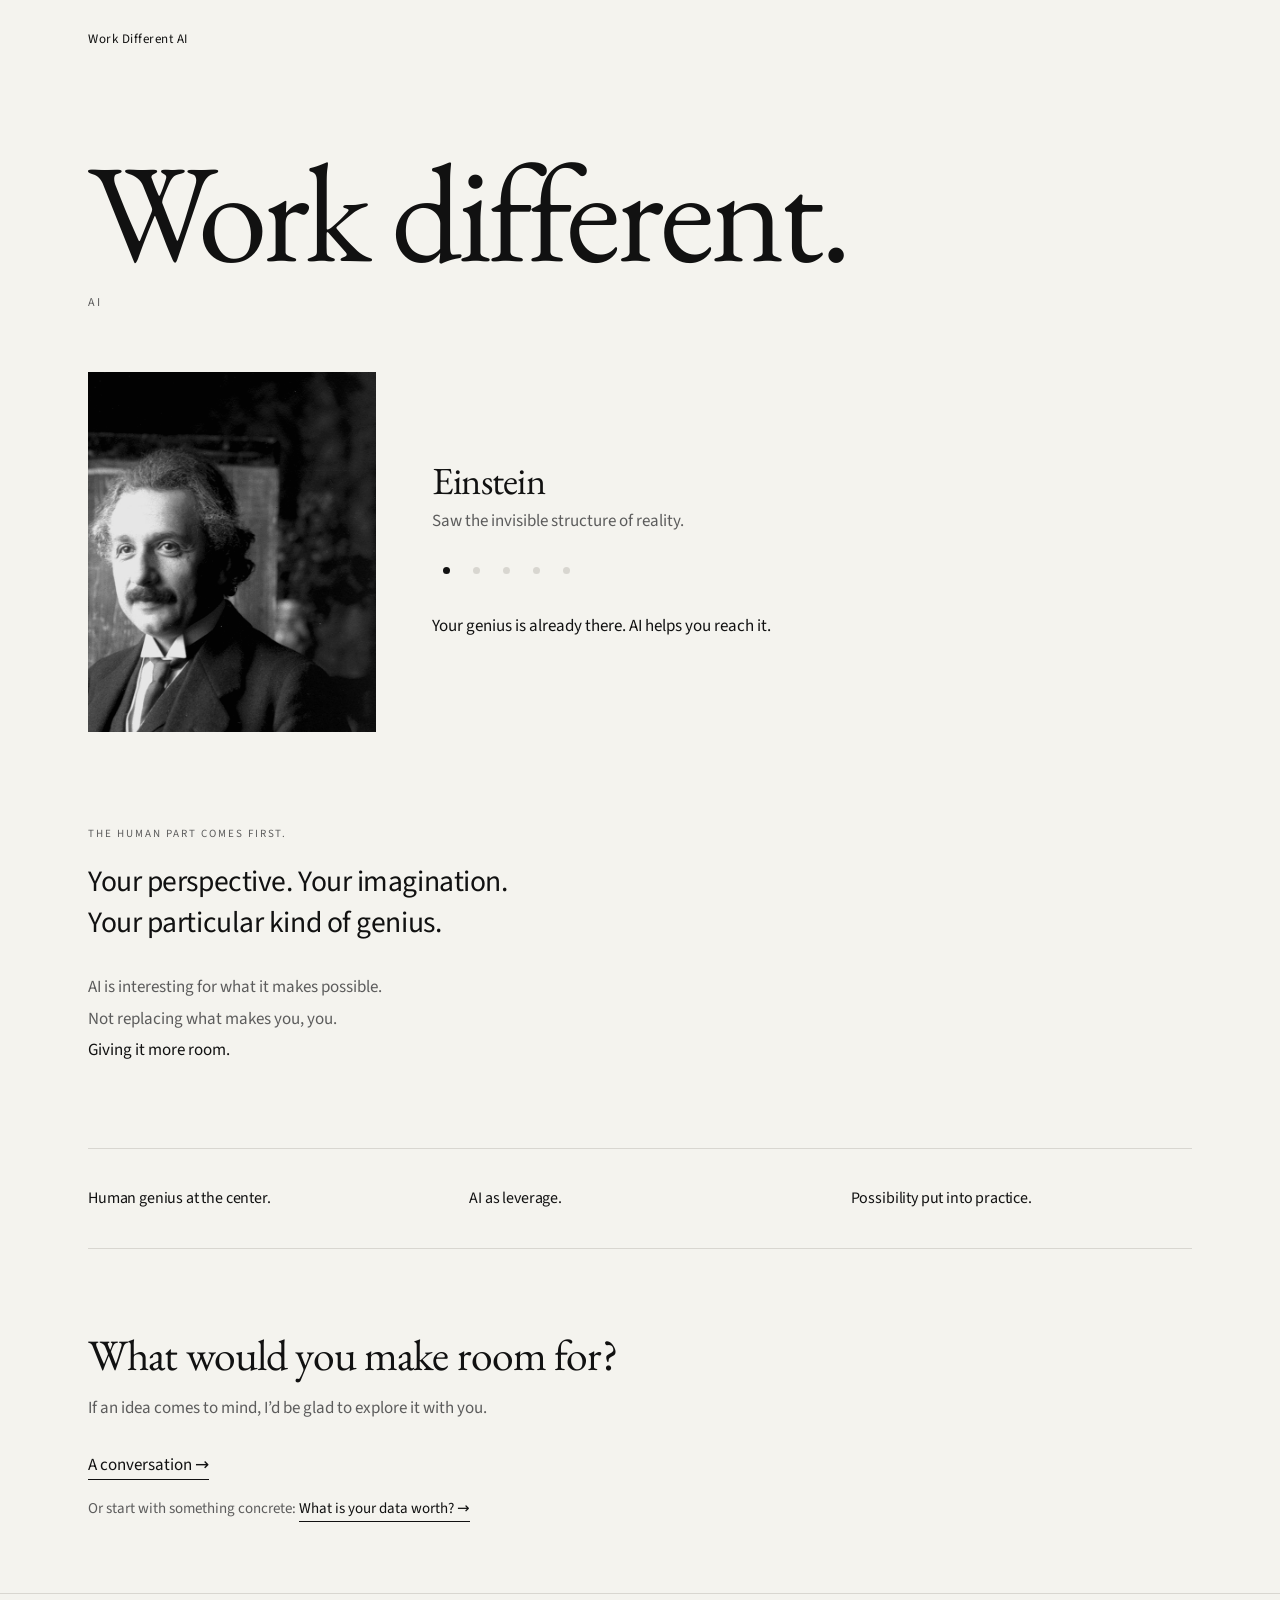
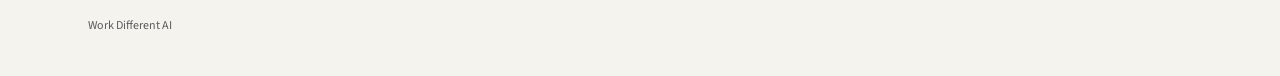
<file: index.html>
<!DOCTYPE html>
<html lang="en">
<head>
  <meta charset="utf-8" />
  <meta name="viewport" content="width=device-width, initial-scale=1" />
  <meta name="color-scheme" content="light" />
  <meta name="theme-color" content="#f4f3ee" />
  <title>Work Different AI — Human genius. More possibility.</title>
  <meta name="description" content="Your perspective. Your imagination. Your particular kind of genius. AI to give it more room." />
  <meta name="author" content="Jason Galoob" />
  <link rel="canonical" href="https://workdifferentai.com/" />

  <meta property="og:type" content="website" />
  <meta property="og:site_name" content="Work Different AI" />
  <meta property="og:title" content="Work Different AI — Human genius. More possibility." />
  <meta property="og:description" content="Your perspective. Your imagination. Your particular kind of genius. AI to give it more room." />
  <meta property="og:url" content="https://workdifferentai.com/" />
  <meta property="og:image" content="https://workdifferentai.com/assets/og.png" />
  <meta property="og:image:width" content="1200" />
  <meta property="og:image:height" content="630" />
  <meta property="og:locale" content="en_US" />

  <meta name="twitter:card" content="summary_large_image" />
  <meta name="twitter:title" content="Work Different AI — Human genius. More possibility." />
  <meta name="twitter:description" content="Your perspective. Your imagination. Your particular kind of genius. AI to give it more room." />
  <meta name="twitter:image" content="https://workdifferentai.com/assets/og.png" />

  <link rel="icon" href="assets/favicon.svg" type="image/svg+xml" />
  <link rel="preload" href="fonts/eb-garamond-400.woff2" as="font" type="font/woff2" crossorigin />
  <link rel="stylesheet" href="styles.css" />

  <script type="application/ld+json">
  {
    "@context": "https://schema.org",
    "@graph": [
      {
        "@type": "ProfessionalService",
        "name": "Work Different AI",
        "url": "https://workdifferentai.com/",
        "email": "jason@meta57.xyz",
        "description": "Consulting that puts human genius first and uses AI as leverage.",
        "founder": { "@id": "https://workdifferentai.com/#jason" }
      },
      {
        "@type": "Person",
        "@id": "https://workdifferentai.com/#jason",
        "name": "Jason Galoob",
        "jobTitle": "Founder",
        "worksFor": { "@type": "Organization", "name": "Work Different AI" },
        "email": "jason@meta57.xyz",
        "url": "https://workdifferentai.com/"
      }
    ]
  }
  </script>
</head>
<body>
  <a class="skip" href="#main">Skip to content</a>

  <header class="top">
    <a class="wordmark" href="/">Work Different AI</a>
  </header>

  <main id="main">
    <section class="hero" aria-labelledby="lockup">
      <h1 class="lockup" id="lockup"><a href="/">Work different.</a></h1>
      <p class="lockup-ai">AI</p>
    </section>

    <section class="tribute" id="tribute" aria-label="A quiet tribute">
      <div class="tribute-frame">
        <img class="is-on" src="assets/genius/einstein.jpg" width="640" height="800" alt="" />
        <img src="assets/genius/picasso.jpg" width="640" height="800" alt="" aria-hidden="true" />
        <img src="assets/genius/earhart.jpg" width="640" height="800" alt="" aria-hidden="true" />
        <img src="assets/genius/gandhi.jpg" width="640" height="800" alt="" aria-hidden="true" />
        <img src="assets/genius/edison.jpg" width="640" height="800" alt="" aria-hidden="true" />
      </div>
      <div class="tribute-copy">
        <p class="tribute-name" id="tribute-name">Einstein</p>
        <p class="tribute-line" id="tribute-line">Saw the invisible structure of reality.</p>
        <div class="tribute-dots" role="group" aria-label="Choose whose genius">
          <button type="button" aria-label="Einstein. Saw the invisible structure of reality." aria-current="true"></button>
          <button type="button" aria-label="Picasso. Broke the world apart so we could see it new."></button>
          <button type="button" aria-label="Earhart. Went where the maps ended."></button>
          <button type="button" aria-label="Gandhi. Changed power without force."></button>
          <button type="button" aria-label="Edison. Turned imagination into working light."></button>
        </div>
        <p class="tribute-through">Your genius is already there. AI helps you reach it.</p>
        <p class="visually-hidden" id="tribute-live" aria-live="polite"></p>
      </div>
    </section>

    <section class="beat">
      <p class="label">The human part comes first.</p>
      <p class="manifesto">Your perspective. Your imagination. Your particular kind of genius.</p>
      <p class="quiet">AI is interesting for what it makes possible.<br />Not replacing what makes you, you.<br /><strong>Giving it more room.</strong></p>
    </section>

    <section class="north" aria-label="How we work">
      <p>Human genius at the center.</p>
      <p>AI as leverage.</p>
      <p>Possibility put into practice.</p>
    </section>

    <section class="contact" id="contact">
      <h2>What would you make room for?</h2>
      <p>If an idea comes to mind, I’d be glad to explore it with you.</p>
      <p class="whisper"><a href="mailto:jason@meta57.xyz?subject=Work%20Different%20AI">A conversation →</a></p>
      <p class="whisper whisper-action">Or start with something concrete: <a href="/data-worth/">What is your data worth? →</a></p>
    </section>
  </main>

  <footer class="site-footer">
    <span>Work Different AI</span>
    <details class="credits">
      <summary>Photographs</summary>
      <div>
        <span>Public-domain stills, Wikimedia Commons.</span>
        <span>Ferdinand Schmutzer, 1921.</span>
        <span>Anonymous, 1908.</span>
        <span>NBC Radio, 1935.</span>
        <span>Elliott &amp; Fry, 1931.</span>
        <span>Louis Bachrach, c. 1922.</span>
      </div>
    </details>
  </footer>
  <script src="script.js"></script>
</body>
</html>
</file>
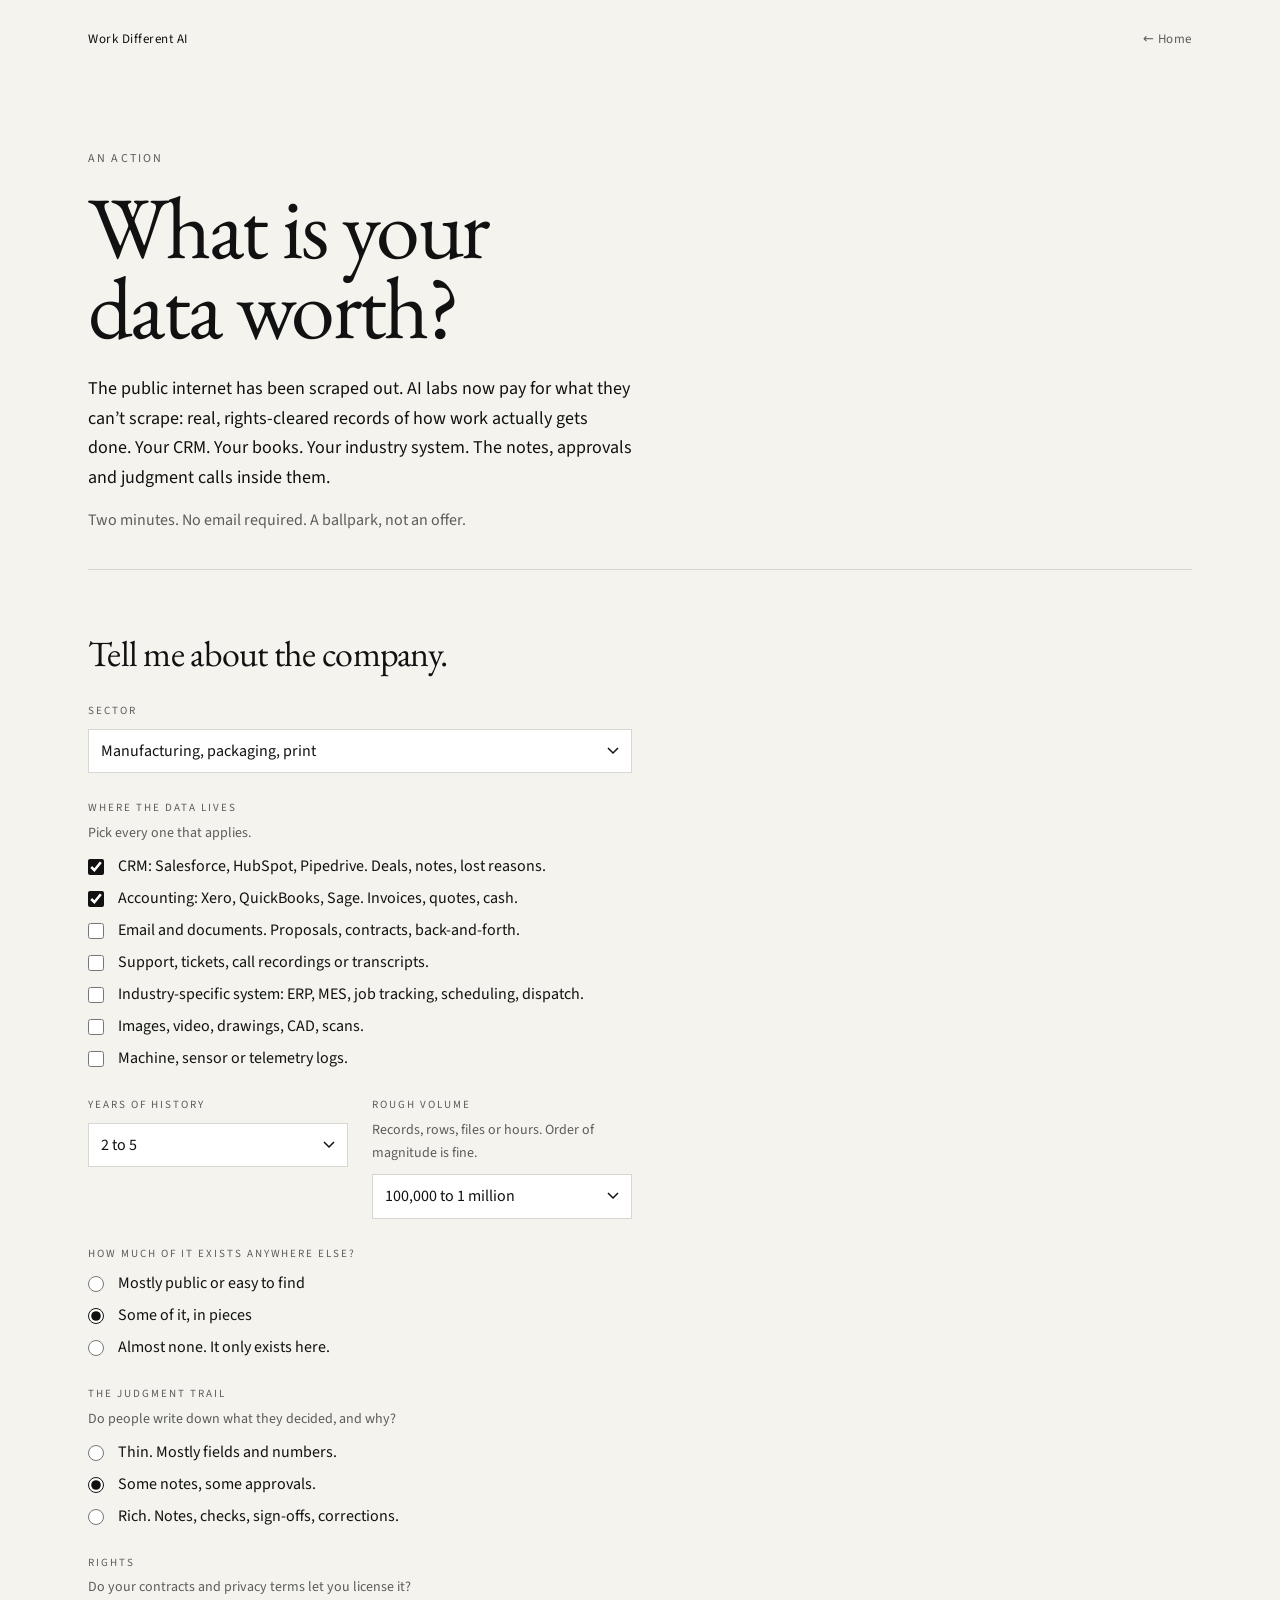
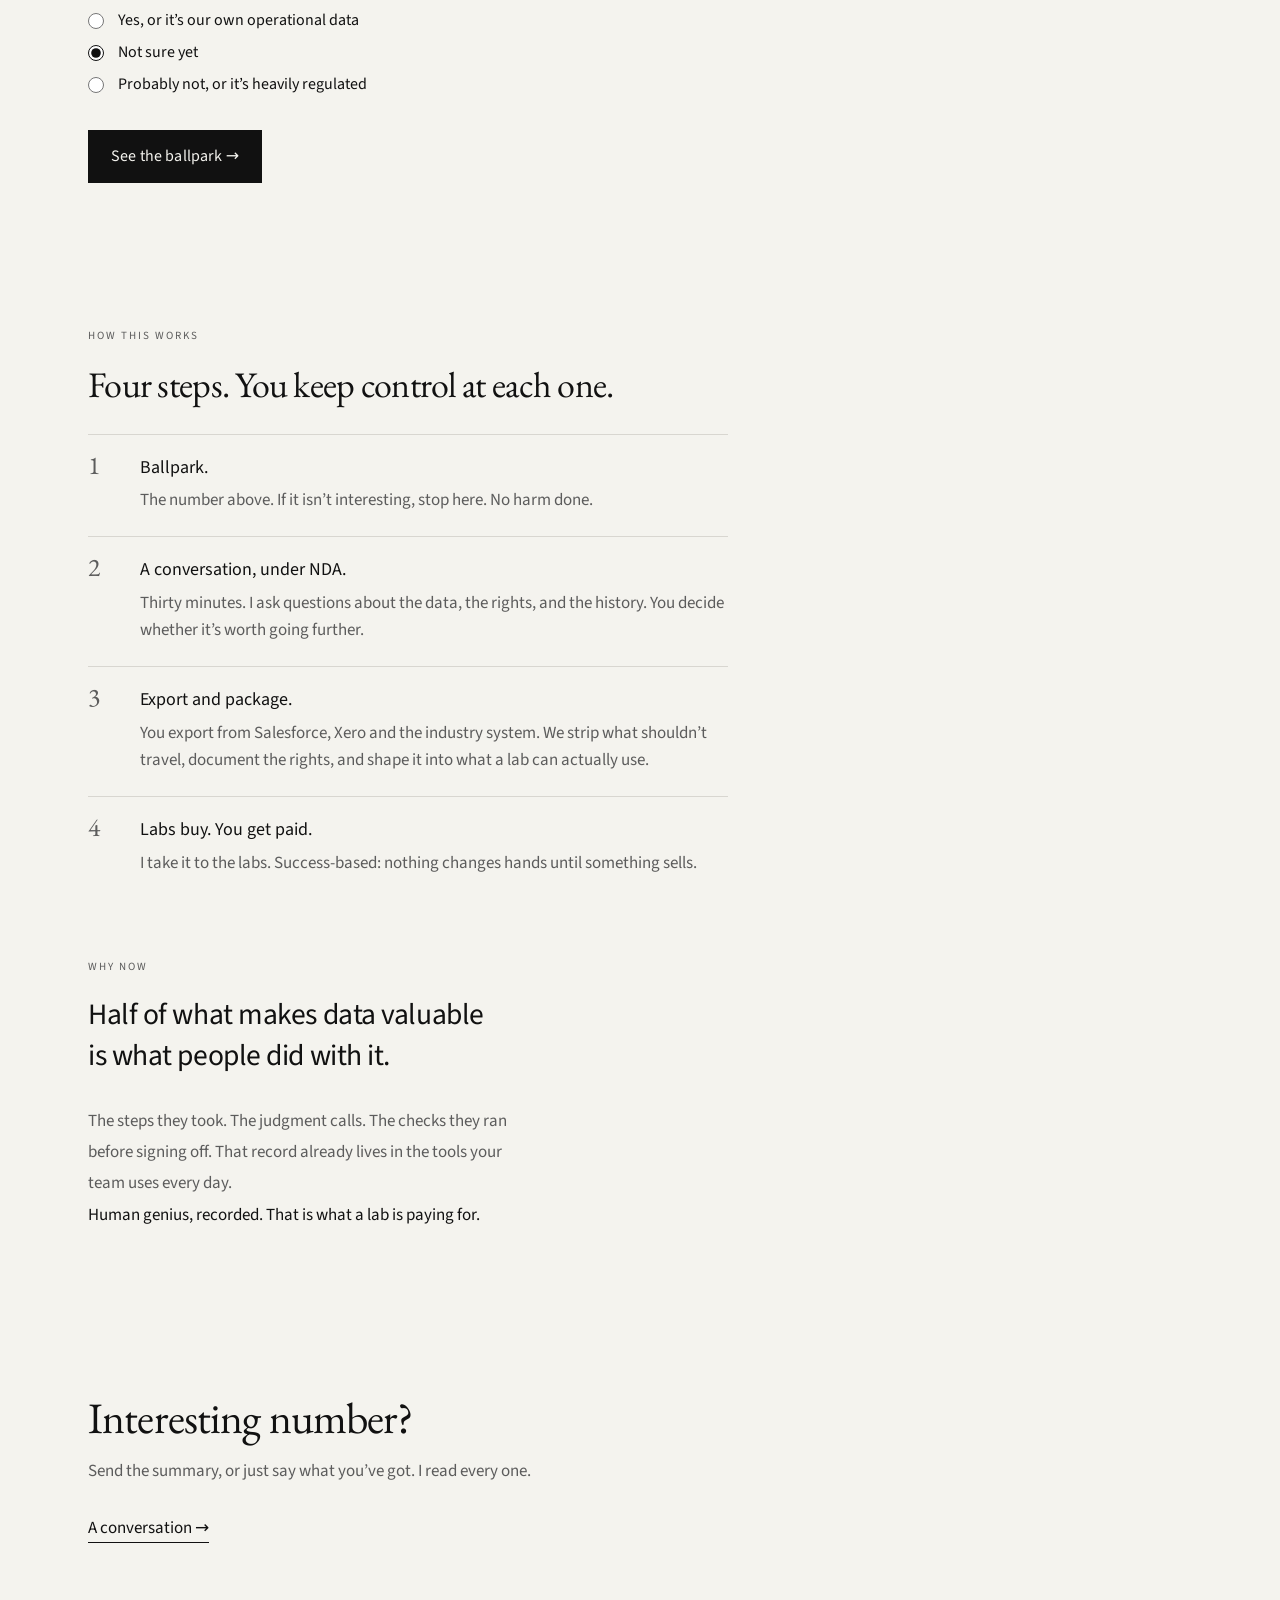
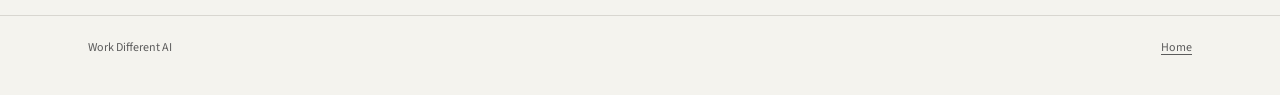
<file: data-worth/index.html>
<!DOCTYPE html>
<html lang="en">
<head>
  <meta charset="utf-8" />
  <meta name="viewport" content="width=device-width, initial-scale=1" />
  <meta name="color-scheme" content="light" />
  <meta name="theme-color" content="#f4f3ee" />
  <title>What is your data worth? — Work Different AI</title>
  <meta name="description" content="A ballpark of what an AI lab might pay to license your company’s data. Two minutes, no email required. Then a conversation if the number is interesting." />
  <meta name="author" content="Jason Galoob" />
  <link rel="canonical" href="https://workdifferentai.com/data-worth/" />

  <meta property="og:type" content="website" />
  <meta property="og:site_name" content="Work Different AI" />
  <meta property="og:title" content="What is your data worth?" />
  <meta property="og:description" content="A ballpark of what an AI lab might pay to license your company’s data. Two minutes, no email required." />
  <meta property="og:url" content="https://workdifferentai.com/data-worth/" />
  <meta property="og:image" content="https://workdifferentai.com/assets/og.png" />
  <meta property="og:image:width" content="1200" />
  <meta property="og:image:height" content="630" />
  <meta property="og:locale" content="en_US" />

  <meta name="twitter:card" content="summary_large_image" />
  <meta name="twitter:title" content="What is your data worth?" />
  <meta name="twitter:description" content="A ballpark of what an AI lab might pay to license your company’s data. Two minutes, no email required." />
  <meta name="twitter:image" content="https://workdifferentai.com/assets/og.png" />

  <link rel="icon" href="../assets/favicon.svg" type="image/svg+xml" />
  <link rel="preload" href="../fonts/eb-garamond-400.woff2" as="font" type="font/woff2" crossorigin />
  <link rel="stylesheet" href="../styles.css" />
  <link rel="stylesheet" href="action.css" />

  <script type="application/ld+json">
  {
    "@context": "https://schema.org",
    "@type": "WebApplication",
    "name": "What is your data worth?",
    "url": "https://workdifferentai.com/data-worth/",
    "applicationCategory": "BusinessApplication",
    "operatingSystem": "Any",
    "description": "A ballpark estimate of what an AI lab might pay to license a company’s proprietary data.",
    "offers": { "@type": "Offer", "price": "0", "priceCurrency": "USD" },
    "provider": { "@type": "Organization", "name": "Work Different AI", "url": "https://workdifferentai.com/" }
  }
  </script>
</head>
<body class="action-page">
  <a class="skip" href="#main">Skip to content</a>

  <header class="top">
    <a class="wordmark" href="/">Work Different AI</a>
    <a class="wordmark top-back" href="/">← Home</a>
  </header>

  <main id="main">
    <section class="hero action-hero" aria-labelledby="lockup">
      <p class="lockup-ai action-kicker">An action</p>
      <h1 class="lockup lockup-small" id="lockup">What is your data worth?</h1>
      <p class="action-lede">The public internet has been scraped out. AI labs now pay for what they can’t scrape: real, rights-cleared records of how work actually gets done. Your CRM. Your books. Your industry system. The notes, approvals and judgment calls inside them.</p>
      <p class="action-lede quiet-lede">Two minutes. No email required. A ballpark, not an offer.</p>
    </section>

    <section class="estimator" aria-labelledby="estimate-heading">
      <form id="estimator" class="estimator-form" novalidate>
        <h2 id="estimate-heading" class="section-h">Tell me about the company.</h2>

        <div class="field">
          <label for="sector">Sector</label>
          <select id="sector" name="sector">
            <option value="manufacturing">Manufacturing, packaging, print</option>
            <option value="logistics">Logistics, freight, warehousing</option>
            <option value="construction">Construction, engineering, trades</option>
            <option value="professional">Professional services: legal, accounting, consulting</option>
            <option value="healthcare">Healthcare, clinical, life sciences</option>
            <option value="finance">Finance, insurance, lending</option>
            <option value="retail">Retail, hospitality, e‑commerce</option>
            <option value="software">Software, SaaS, agency</option>
            <option value="other">Something else</option>
          </select>
        </div>

        <fieldset class="field">
          <legend>Where the data lives <span class="hint">Pick every one that applies.</span></legend>
          <div class="checks">
            <label><input type="checkbox" name="types" value="crm" checked /> CRM: Salesforce, HubSpot, Pipedrive. Deals, notes, lost reasons.</label>
            <label><input type="checkbox" name="types" value="accounting" checked /> Accounting: Xero, QuickBooks, Sage. Invoices, quotes, cash.</label>
            <label><input type="checkbox" name="types" value="email" /> Email and documents. Proposals, contracts, back-and-forth.</label>
            <label><input type="checkbox" name="types" value="support" /> Support, tickets, call recordings or transcripts.</label>
            <label><input type="checkbox" name="types" value="ops" /> Industry-specific system: ERP, MES, job tracking, scheduling, dispatch.</label>
            <label><input type="checkbox" name="types" value="media" /> Images, video, drawings, CAD, scans.</label>
            <label><input type="checkbox" name="types" value="sensor" /> Machine, sensor or telemetry logs.</label>
          </div>
        </fieldset>

        <div class="field-row">
          <div class="field">
            <label for="history">Years of history</label>
            <select id="history" name="history">
              <option value="short">Under 2</option>
              <option value="mid" selected>2 to 5</option>
              <option value="long">5 to 10</option>
              <option value="deep">10 or more</option>
            </select>
          </div>
          <div class="field">
            <label for="volume">Rough volume <span class="hint">Records, rows, files or hours. Order of magnitude is fine.</span></label>
            <select id="volume" name="volume">
              <option value="small">Under 100,000</option>
              <option value="medium" selected>100,000 to 1 million</option>
              <option value="large">1 to 10 million</option>
              <option value="huge">10 million or more</option>
            </select>
          </div>
        </div>

        <fieldset class="field">
          <legend>How much of it exists anywhere else?</legend>
          <div class="radios">
            <label><input type="radio" name="unique" value="public" /> Mostly public or easy to find</label>
            <label><input type="radio" name="unique" value="partial" checked /> Some of it, in pieces</label>
            <label><input type="radio" name="unique" value="proprietary" /> Almost none. It only exists here.</label>
          </div>
        </fieldset>

        <fieldset class="field">
          <legend>The judgment trail <span class="hint">Do people write down what they decided, and why?</span></legend>
          <div class="radios">
            <label><input type="radio" name="trail" value="thin" /> Thin. Mostly fields and numbers.</label>
            <label><input type="radio" name="trail" value="some" checked /> Some notes, some approvals.</label>
            <label><input type="radio" name="trail" value="rich" /> Rich. Notes, checks, sign-offs, corrections.</label>
          </div>
        </fieldset>

        <fieldset class="field">
          <legend>Rights <span class="hint">Do your contracts and privacy terms let you license it?</span></legend>
          <div class="radios">
            <label><input type="radio" name="rights" value="clear" /> Yes, or it’s our own operational data</label>
            <label><input type="radio" name="rights" value="unsure" checked /> Not sure yet</label>
            <label><input type="radio" name="rights" value="blocked" /> Probably not, or it’s heavily regulated</label>
          </div>
        </fieldset>

        <p class="form-actions">
          <button type="submit" class="go">See the ballpark →</button>
        </p>
      </form>

      <aside class="result" id="result" aria-live="polite" hidden>
        <p class="label">Ballpark annual licence value</p>
        <p class="range" id="range">—</p>
        <p class="range-note" id="range-note"></p>
        <ul class="drivers" id="drivers"></ul>
        <div class="result-actions">
          <a class="go go-link" id="book" href="mailto:jason@meta57.xyz?subject=What%20is%20our%20data%20worth">Book a conversation →</a>
          <button type="button" class="ghost" id="copy">Copy this summary</button>
          <span class="copied" id="copied" aria-live="polite"></span>
        </div>
        <p class="fine">A ballpark from the inputs above, not an offer or a valuation opinion. Real numbers come from looking at the data, the rights, and which lab wants it. Nothing you entered leaves your browser until you choose to send it.</p>
      </aside>
    </section>

    <section class="beat how" aria-labelledby="how-heading">
      <p class="label">How this works</p>
      <h2 id="how-heading" class="section-h">Four steps. You keep control at each one.</h2>
      <ol class="steps">
        <li>
          <strong>Ballpark.</strong>
          <span>The number above. If it isn’t interesting, stop here. No harm done.</span>
        </li>
        <li>
          <strong>A conversation, under NDA.</strong>
          <span>Thirty minutes. I ask questions about the data, the rights, and the history. You decide whether it’s worth going further.</span>
        </li>
        <li>
          <strong>Export and package.</strong>
          <span>You export from Salesforce, Xero and the industry system. We strip what shouldn’t travel, document the rights, and shape it into what a lab can actually use.</span>
        </li>
        <li>
          <strong>Labs buy. You get paid.</strong>
          <span>I take it to the labs. Success-based: nothing changes hands until something sells.</span>
        </li>
      </ol>
    </section>

    <section class="beat why" aria-labelledby="why-heading">
      <p class="label">Why now</p>
      <p class="manifesto" id="why-heading">Half of what makes data valuable is what people did with it.</p>
      <p class="quiet">The steps they took. The judgment calls. The checks they ran before signing off. That record already lives in the tools your team uses every day.<br /><strong>Human genius, recorded. That is what a lab is paying for.</strong></p>
    </section>

    <section class="contact" id="contact">
      <h2>Interesting number?</h2>
      <p>Send the summary, or just say what you’ve got. I read every one.</p>
      <p class="whisper"><a href="mailto:jason@meta57.xyz?subject=What%20is%20our%20data%20worth">A conversation →</a></p>
    </section>
  </main>

  <footer class="site-footer">
    <span>Work Different AI</span>
    <a href="/">Home</a>
  </footer>
  <script src="action.js"></script>
</body>
</html>
</file>
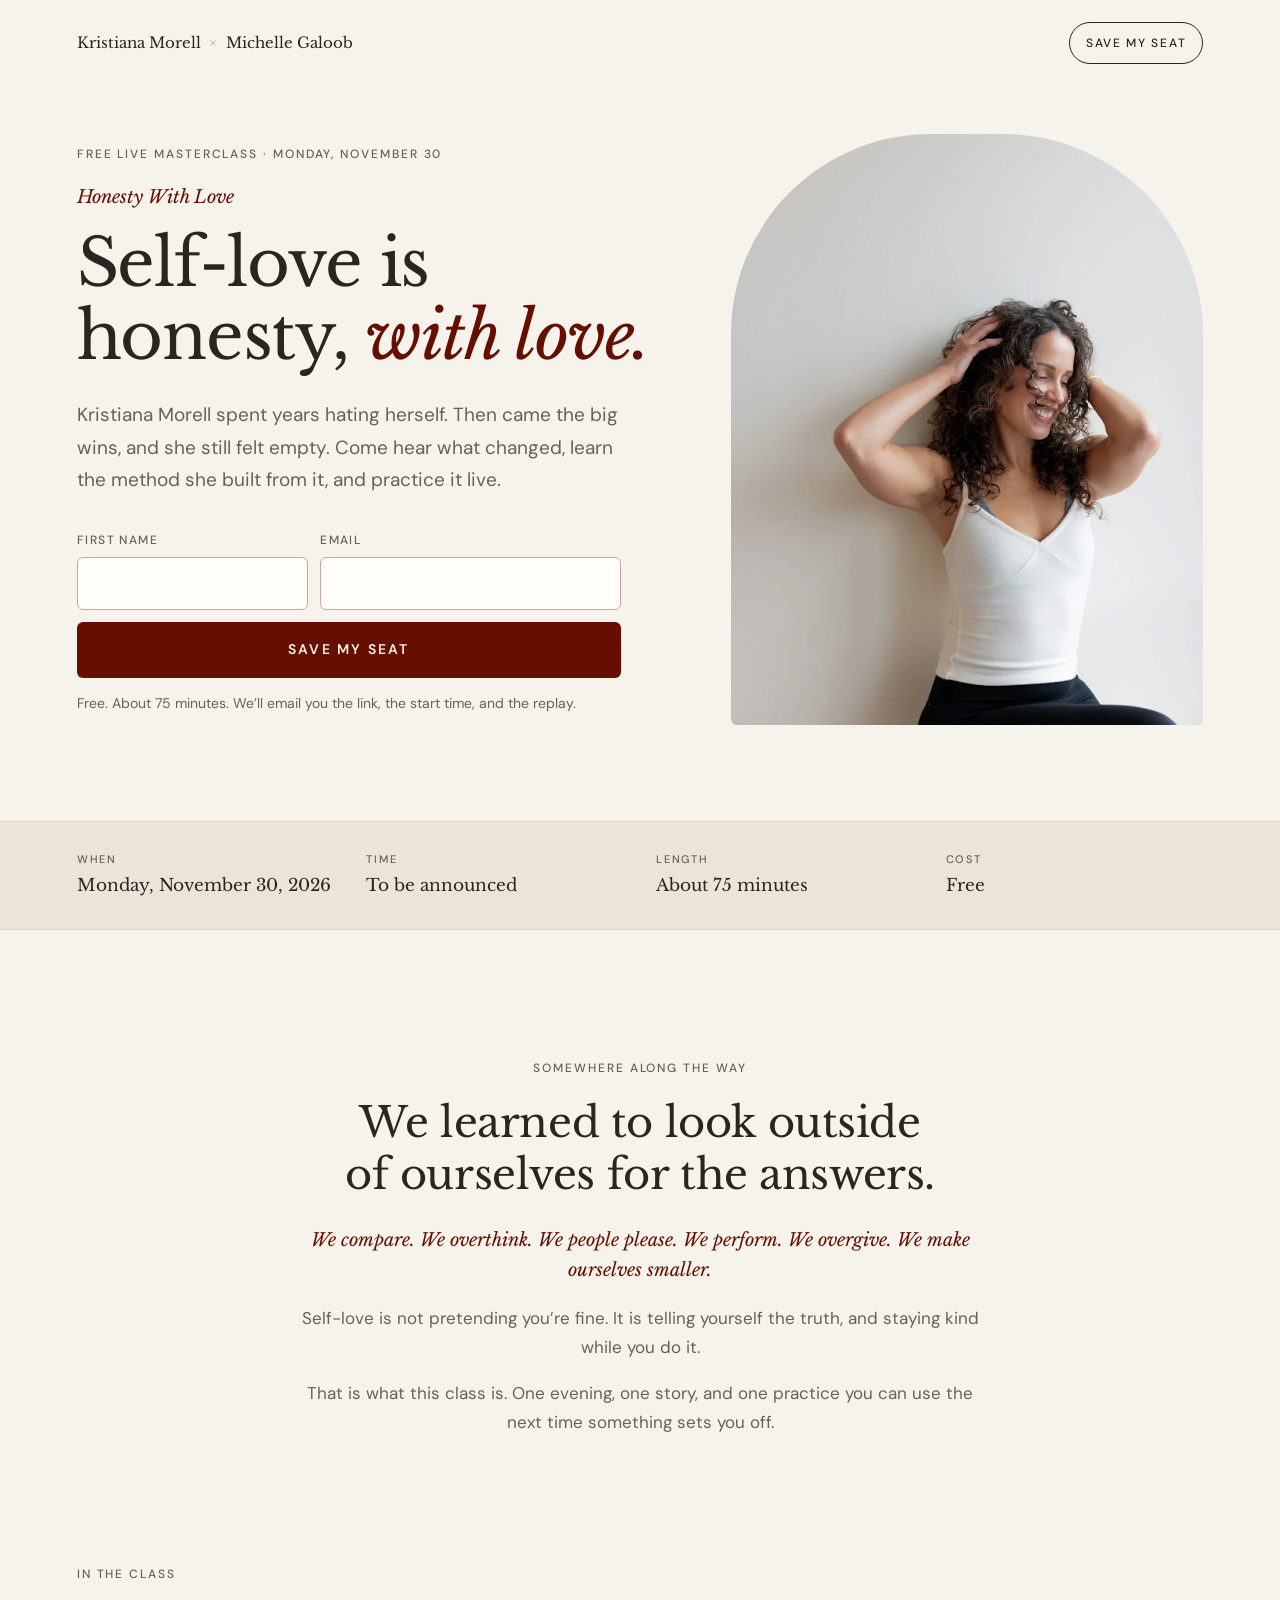
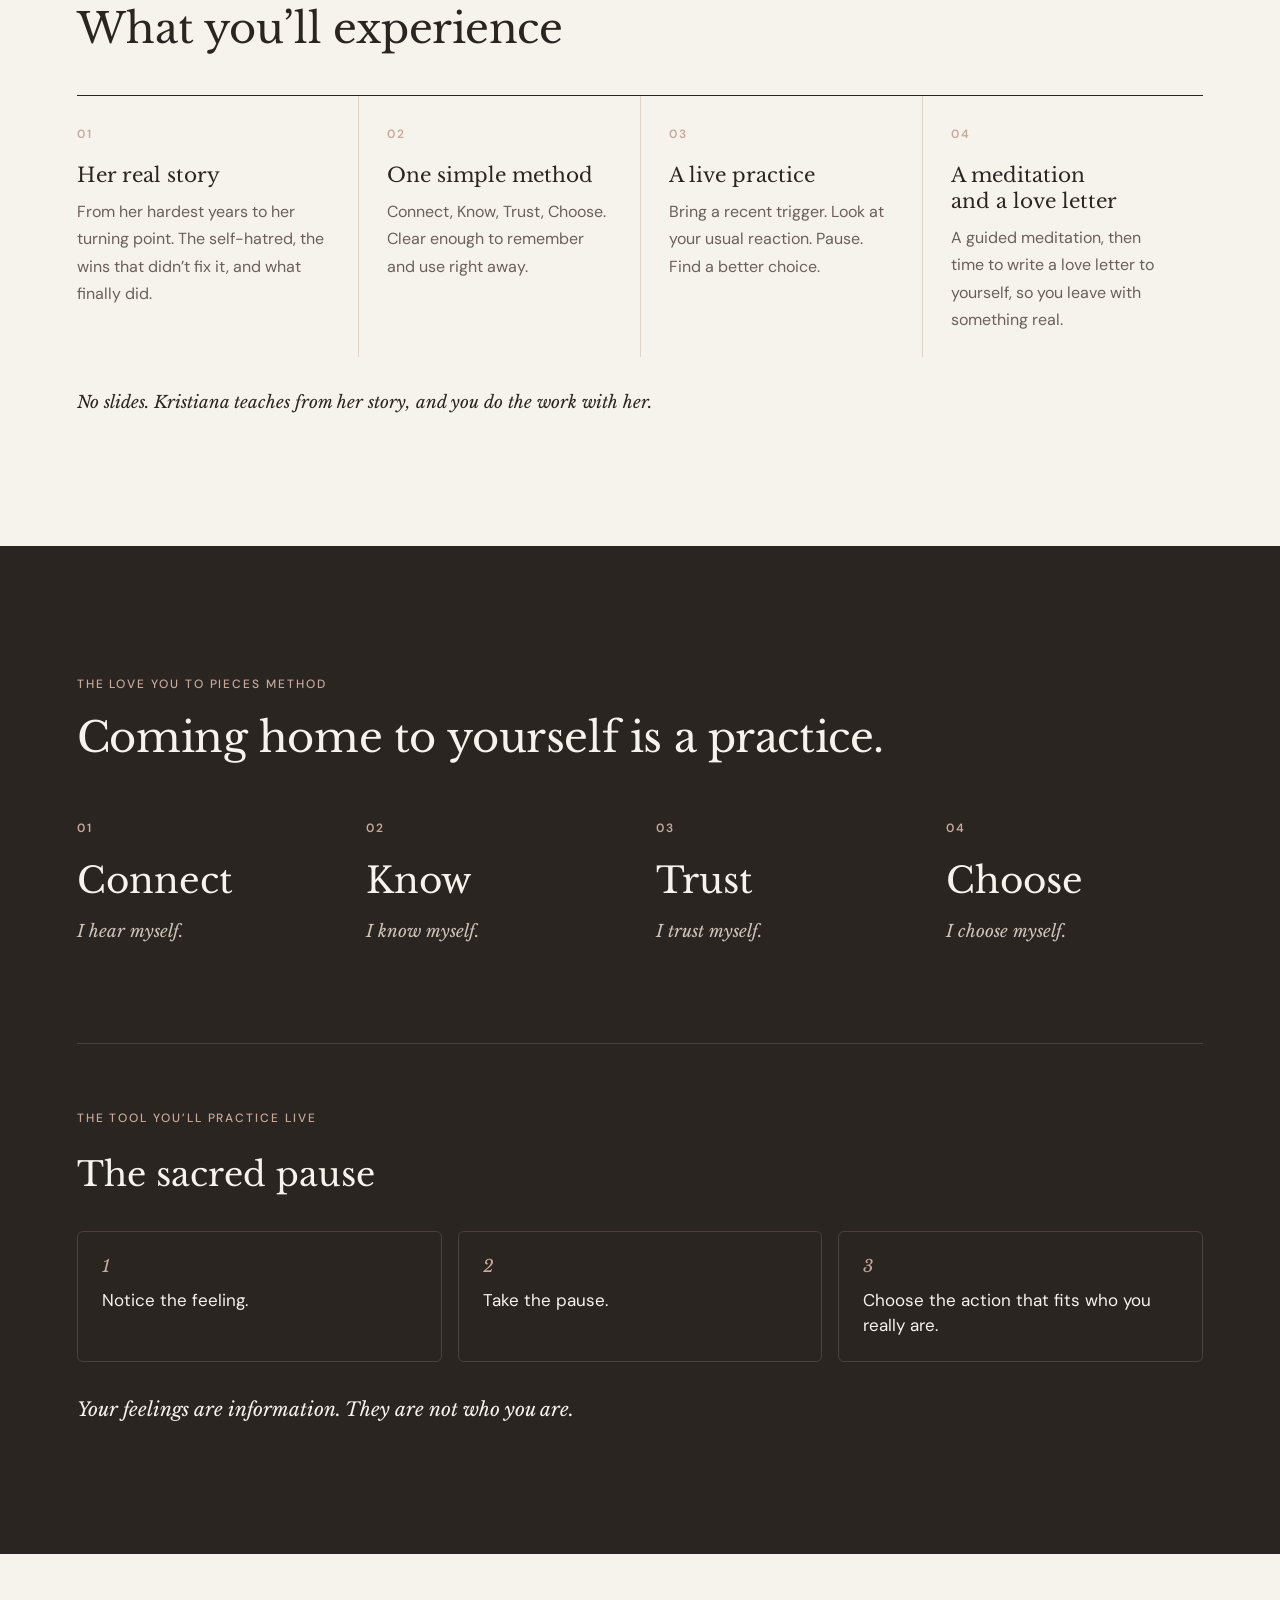
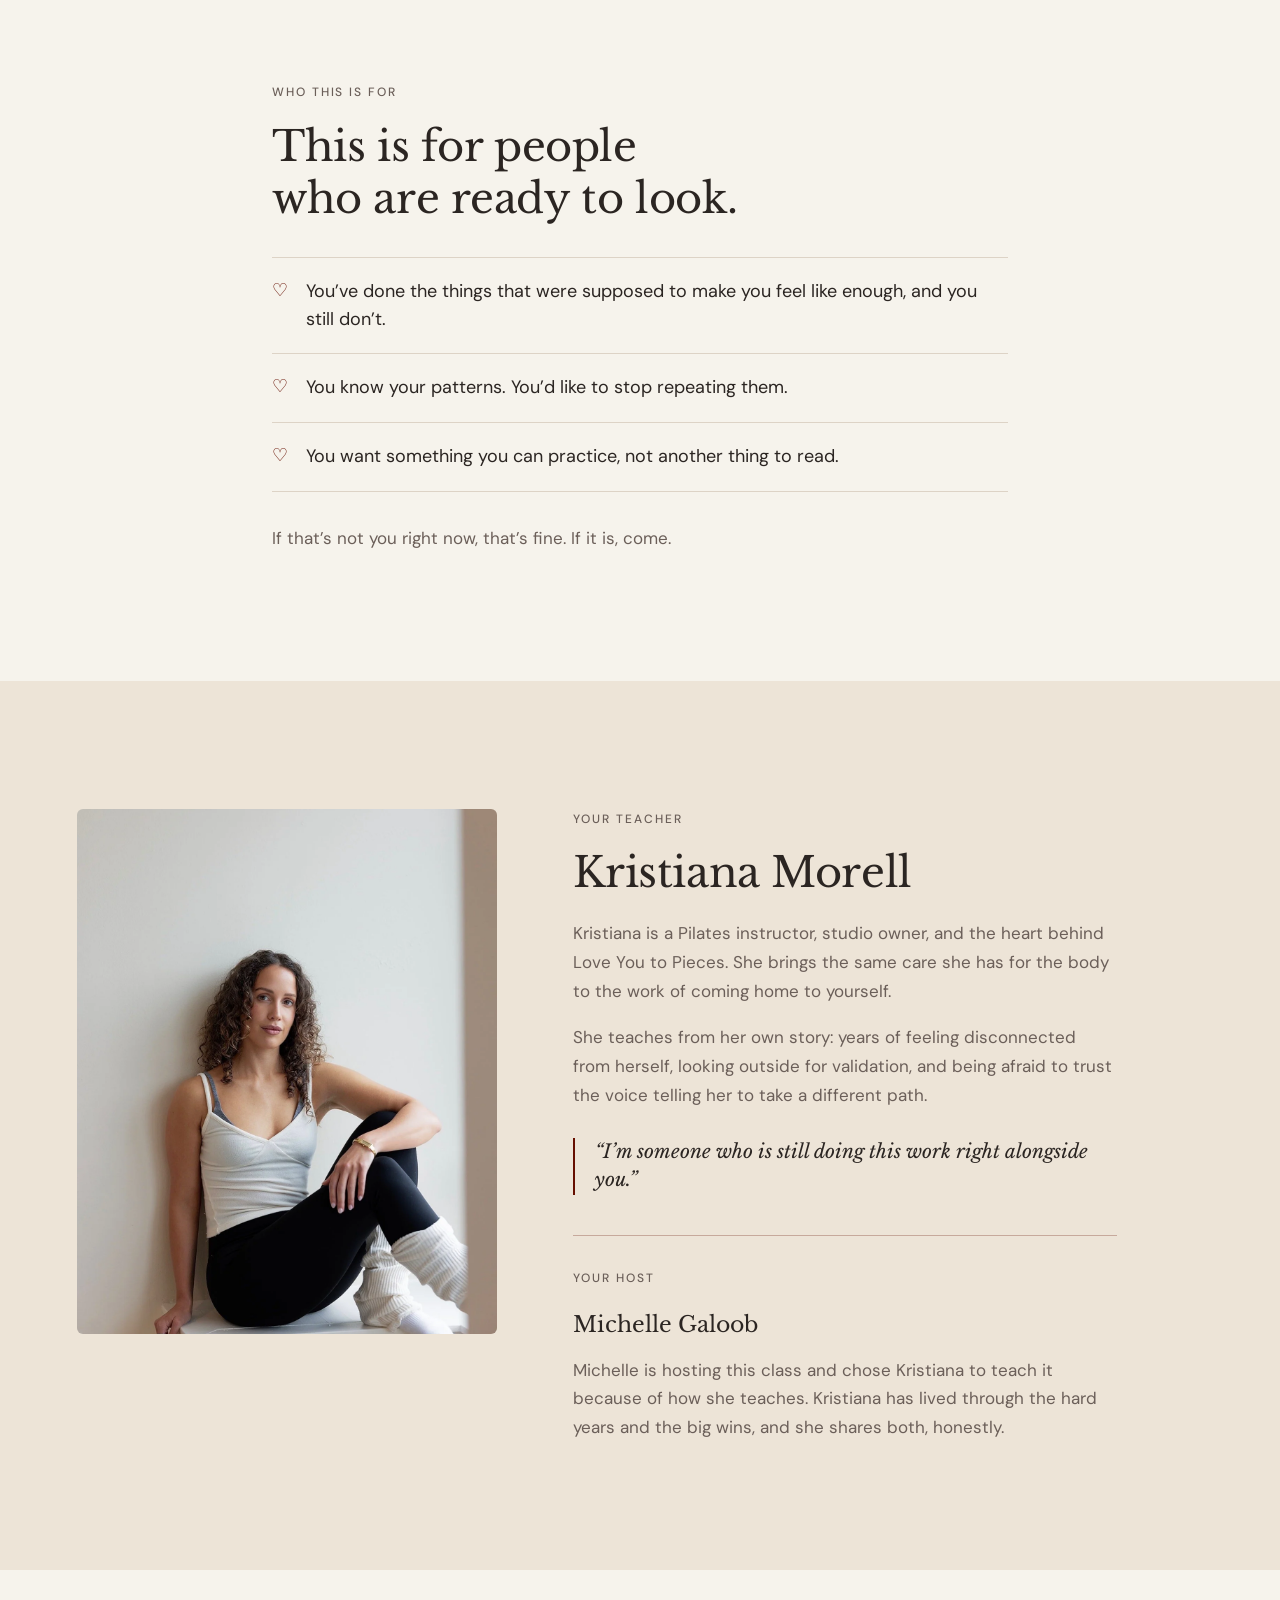
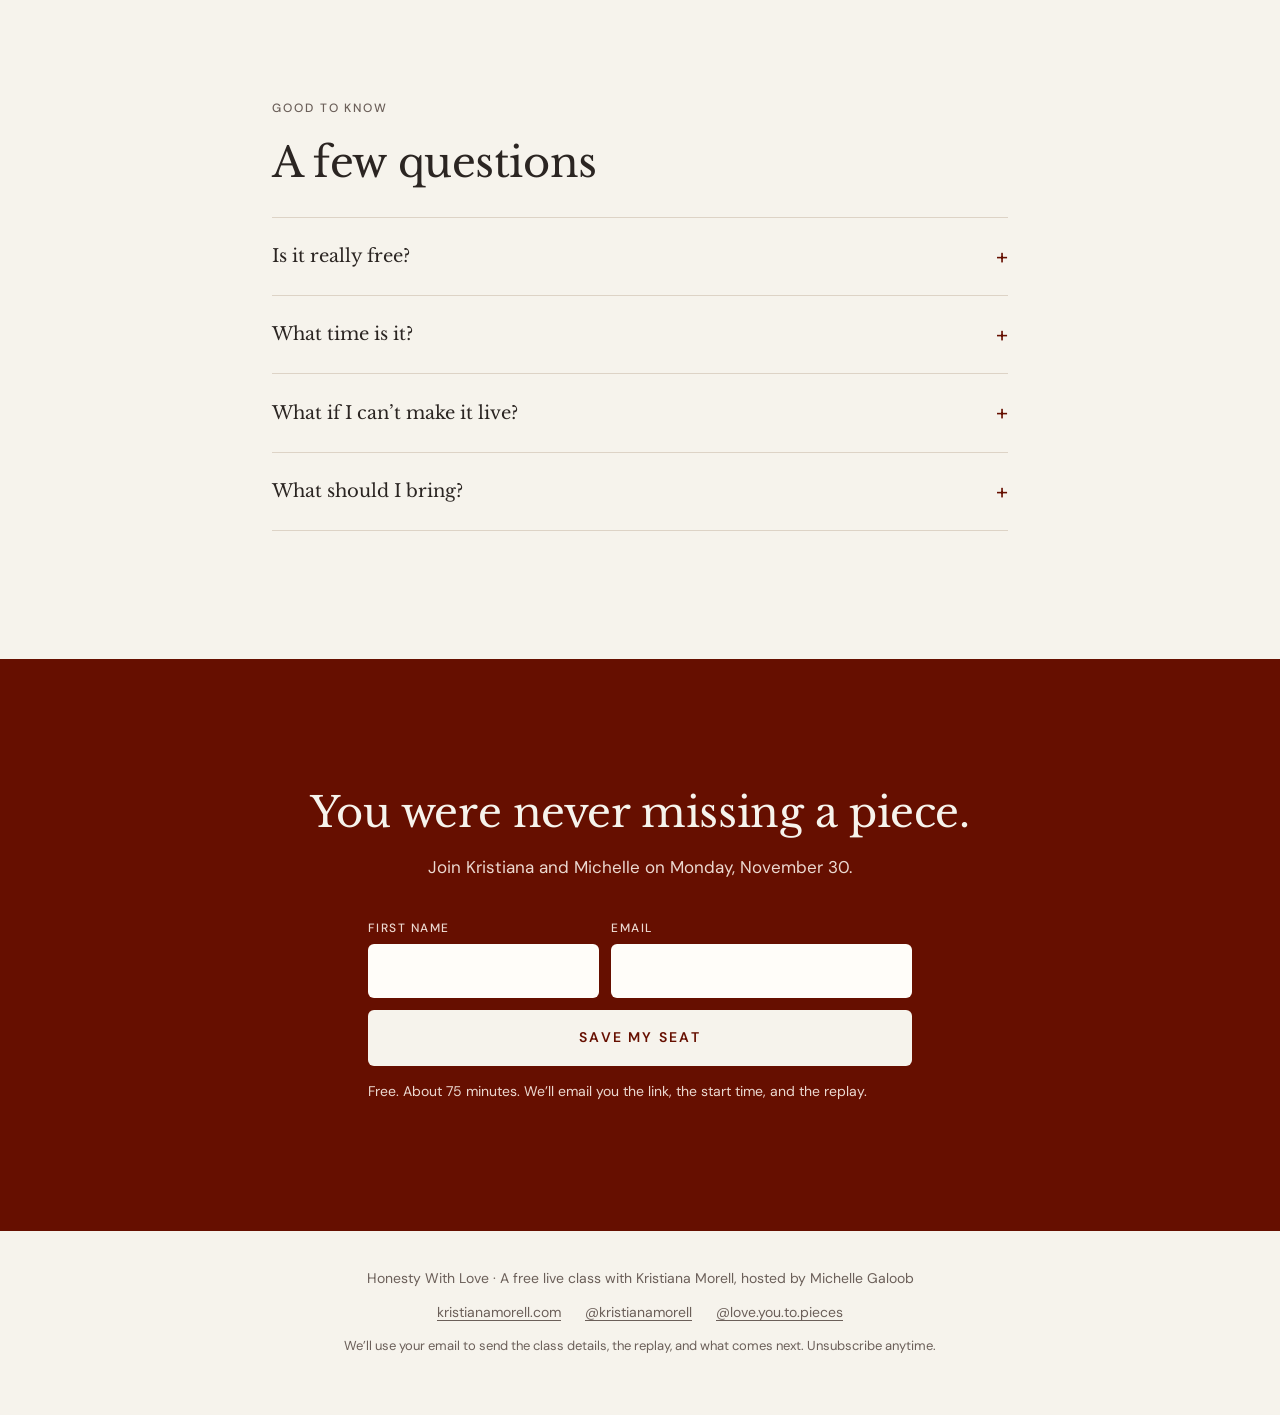
<file: masterclass/index.html>
<!DOCTYPE html>
<html lang="en">
<head>
  <meta charset="utf-8" />
  <meta name="viewport" content="width=device-width, initial-scale=1" />
  <meta name="color-scheme" content="light" />
  <meta name="theme-color" content="#f6f3ec" />
  <title>Honesty With Love — A free live self-love masterclass with Kristiana Morell</title>
  <meta name="description" content="A free live masterclass with Kristiana Morell, hosted by Michelle Galoob. Monday, November 30. Her story, one simple method, a guided meditation, and a love letter to yourself." />
  <!-- Draft: keep out of search until the name, time and sign-up form are final. -->
  <meta name="robots" content="noindex" />
  <link rel="canonical" href="https://workdifferentai.com/masterclass/" />

  <meta property="og:type" content="website" />
  <meta property="og:title" content="Honesty With Love — A free live self-love masterclass" />
  <meta property="og:description" content="With Kristiana Morell, hosted by Michelle Galoob. Monday, November 30. Free." />
  <meta property="og:url" content="https://workdifferentai.com/masterclass/" />
  <meta property="og:image" content="https://workdifferentai.com/masterclass/img/og.jpg" />
  <meta property="og:image:width" content="1200" />
  <meta property="og:image:height" content="630" />
  <meta name="twitter:card" content="summary_large_image" />

  <link rel="icon" href="img/favicon.svg" type="image/svg+xml" />
  <link rel="preload" href="../fonts/libre-baskerville-400.woff2" as="font" type="font/woff2" crossorigin />
  <link rel="preload" href="../fonts/dm-sans-variable.woff2" as="font" type="font/woff2" crossorigin />
  <link rel="stylesheet" href="masterclass.css" />
</head>
<body>
  <a class="skip" href="#main">Skip to content</a>

  <header class="top">
    <p class="top-names">Kristiana Morell <span aria-hidden="true">×</span> Michelle Galoob</p>
    <a class="top-cta" href="#register">Save my seat</a>
  </header>

  <main id="main">

    <!-- HERO -->
    <section class="hero" aria-labelledby="hero-title">
      <div class="hero-copy">
        <p class="eyebrow">Free live masterclass · Monday, November 30</p>
        <p class="class-name">Honesty With Love</p>
        <h1 id="hero-title">Self-love is honesty, <em>with love.</em></h1>
        <p class="lede">Kristiana Morell spent years hating herself. Then came the big wins, and she still felt empty. Come hear what changed, learn the method she built from it, and practice it live.</p>

        <form class="signup" id="register" data-signup novalidate>
          <div class="signup-fields">
            <label>
              <span>First name</span>
              <input type="text" name="fields[first_name]" autocomplete="given-name" required />
            </label>
            <label>
              <span>Email</span>
              <input type="email" name="email_address" autocomplete="email" inputmode="email" required />
            </label>
          </div>
          <button type="submit">Save my seat</button>
          <p class="signup-note" data-signup-note>Free. About 75 minutes. We’ll email you the link, the start time, and the replay.</p>
          <p class="signup-msg" data-signup-msg role="status" aria-live="polite" hidden></p>
        </form>
      </div>

      <figure class="hero-photo">
        <img src="img/kristiana-hero.webp" width="1200" height="1600" alt="Kristiana Morell laughing, hands in her curly hair" fetchpriority="high" />
      </figure>
    </section>

    <!-- DETAILS STRIP -->
    <section class="facts" aria-label="Class details">
      <dl>
        <div><dt>When</dt><dd>Monday, November 30, 2026</dd></div>
        <div><dt>Time</dt><dd>To be announced</dd></div>
        <div><dt>Length</dt><dd>About 75 minutes</dd></div>
        <div><dt>Cost</dt><dd>Free</dd></div>
      </dl>
    </section>

    <!-- THE PULL -->
    <section class="pull">
      <p class="eyebrow">Somewhere along the way</p>
      <h2>We learned to look outside of ourselves for the answers.</h2>
      <p class="pull-list">We compare. We overthink. We people please. We perform. We overgive. We make ourselves smaller.</p>
      <p>Self-love is not pretending you’re fine. It is telling yourself the truth, and staying kind while you do it.</p>
      <p>That is what this class is. One evening, one story, and one practice you can use the next time something sets you off.</p>
    </section>

    <!-- WHAT HAPPENS -->
    <section class="inside" aria-labelledby="inside-title">
      <p class="eyebrow">In the class</p>
      <h2 id="inside-title">What you’ll experience</h2>
      <ol class="beats">
        <li>
          <h3>Her real story</h3>
          <p>From her hardest years to her turning point. The self-hatred, the wins that didn’t fix it, and what finally did.</p>
        </li>
        <li>
          <h3>One simple method</h3>
          <p>Connect, Know, Trust, Choose. Clear enough to remember and use right away.</p>
        </li>
        <li>
          <h3>A live practice</h3>
          <p>Bring a recent trigger. Look at your usual reaction. Pause. Find a better choice.</p>
        </li>
        <li>
          <h3>A meditation and a love letter</h3>
          <p>A guided meditation, then time to write a love letter to yourself, so you leave with something real.</p>
        </li>
      </ol>
      <p class="aside">No slides. Kristiana teaches from her story, and you do the work with her.</p>
    </section>

    <!-- METHOD -->
    <section class="method" aria-labelledby="method-title">
      <p class="eyebrow">The Love You to Pieces method</p>
      <h2 id="method-title">Coming home to yourself is a practice.</h2>
      <ol class="steps">
        <li><span class="num">01</span><h3>Connect</h3><p>I hear myself.</p></li>
        <li><span class="num">02</span><h3>Know</h3><p>I know myself.</p></li>
        <li><span class="num">03</span><h3>Trust</h3><p>I trust myself.</p></li>
        <li><span class="num">04</span><h3>Choose</h3><p>I choose myself.</p></li>
      </ol>

      <div class="pause">
        <p class="eyebrow">The tool you’ll practice live</p>
        <h3>The sacred pause</h3>
        <ol>
          <li>Notice the feeling.</li>
          <li>Take the pause.</li>
          <li>Choose the action that fits who you really are.</li>
        </ol>
        <p>Your feelings are information. They are not who you are.</p>
      </div>
    </section>

    <!-- WHO IT'S FOR -->
    <section class="ready" aria-labelledby="ready-title">
      <p class="eyebrow">Who this is for</p>
      <h2 id="ready-title">This is for people who are ready to look.</h2>
      <ul>
        <li>You’ve done the things that were supposed to make you feel like enough, and you still don’t.</li>
        <li>You know your patterns. You’d like to stop repeating them.</li>
        <li>You want something you can practice, not another thing to read.</li>
      </ul>
      <p>If that’s not you right now, that’s fine. If it is, come.</p>
    </section>

    <!-- ABOUT -->
    <section class="about" aria-labelledby="about-title">
      <figure class="about-photo">
        <img src="img/kristiana-portrait.webp" width="1200" height="1600" alt="Kristiana Morell seated by a window" loading="lazy" />
      </figure>
      <div class="about-copy">
        <p class="eyebrow">Your teacher</p>
        <h2 id="about-title">Kristiana Morell</h2>
        <p>Kristiana is a Pilates instructor, studio owner, and the heart behind Love You to Pieces. She brings the same care she has for the body to the work of coming home to yourself.</p>
        <p>She teaches from her own story: years of feeling disconnected from herself, looking outside for validation, and being afraid to trust the voice telling her to take a different path.</p>
        <blockquote>“I’m someone who is still doing this work right alongside you.”</blockquote>

        <div class="host">
          <p class="eyebrow">Your host</p>
          <h3>Michelle Galoob</h3>
          <p>Michelle is hosting this class and chose Kristiana to teach it because of how she teaches. Kristiana has lived through the hard years and the big wins, and she shares both, honestly.</p>
        </div>
      </div>
    </section>

    <!-- FAQ -->
    <section class="faq" aria-labelledby="faq-title">
      <p class="eyebrow">Good to know</p>
      <h2 id="faq-title">A few questions</h2>
      <details>
        <summary>Is it really free?</summary>
        <p>Yes. The class is free. At the end, you’ll hear about a way to go further with Kristiana if you want to. There’s no obligation.</p>
      </details>
      <details>
        <summary>What time is it?</summary>
        <p>Monday, November 30, 2026. The start time is being confirmed. Register and we’ll email it to you with the link to join.</p>
      </details>
      <details>
        <summary>What if I can’t make it live?</summary>
        <p>Register anyway and we’ll send you the replay. You’ll get the most from being there live, because you practice in the room.</p>
      </details>
      <details>
        <summary>What should I bring?</summary>
        <p>Something to write with, a quiet spot, and one recent moment that got to you. You won’t have to share it.</p>
      </details>
    </section>

    <!-- FINAL CTA -->
    <section class="closing" aria-labelledby="closing-title">
      <h2 id="closing-title">You were never missing a piece.</h2>
      <p>Join Kristiana and Michelle on Monday, November 30.</p>

      <form class="signup signup-dark" data-signup novalidate>
        <div class="signup-fields">
          <label>
            <span>First name</span>
            <input type="text" name="fields[first_name]" autocomplete="given-name" required />
          </label>
          <label>
            <span>Email</span>
            <input type="email" name="email_address" autocomplete="email" inputmode="email" required />
          </label>
        </div>
        <button type="submit">Save my seat</button>
        <p class="signup-note" data-signup-note>Free. About 75 minutes. We’ll email you the link, the start time, and the replay.</p>
        <p class="signup-msg" data-signup-msg role="status" aria-live="polite" hidden></p>
      </form>
    </section>
  </main>

  <footer class="foot">
    <p>Honesty With Love · A free live class with Kristiana Morell, hosted by Michelle Galoob</p>
    <p>
      <a href="https://www.kristianamorell.com/">kristianamorell.com</a>
      <a href="https://www.instagram.com/kristianamorell/">@kristianamorell</a>
      <a href="https://www.instagram.com/love.you.to.pieces/">@love.you.to.pieces</a>
    </p>
    <p class="foot-small">We’ll use your email to send the class details, the replay, and what comes next. Unsubscribe anytime.</p>
  </footer>

  <script src="masterclass.js"></script>
</body>
</html>
</file>
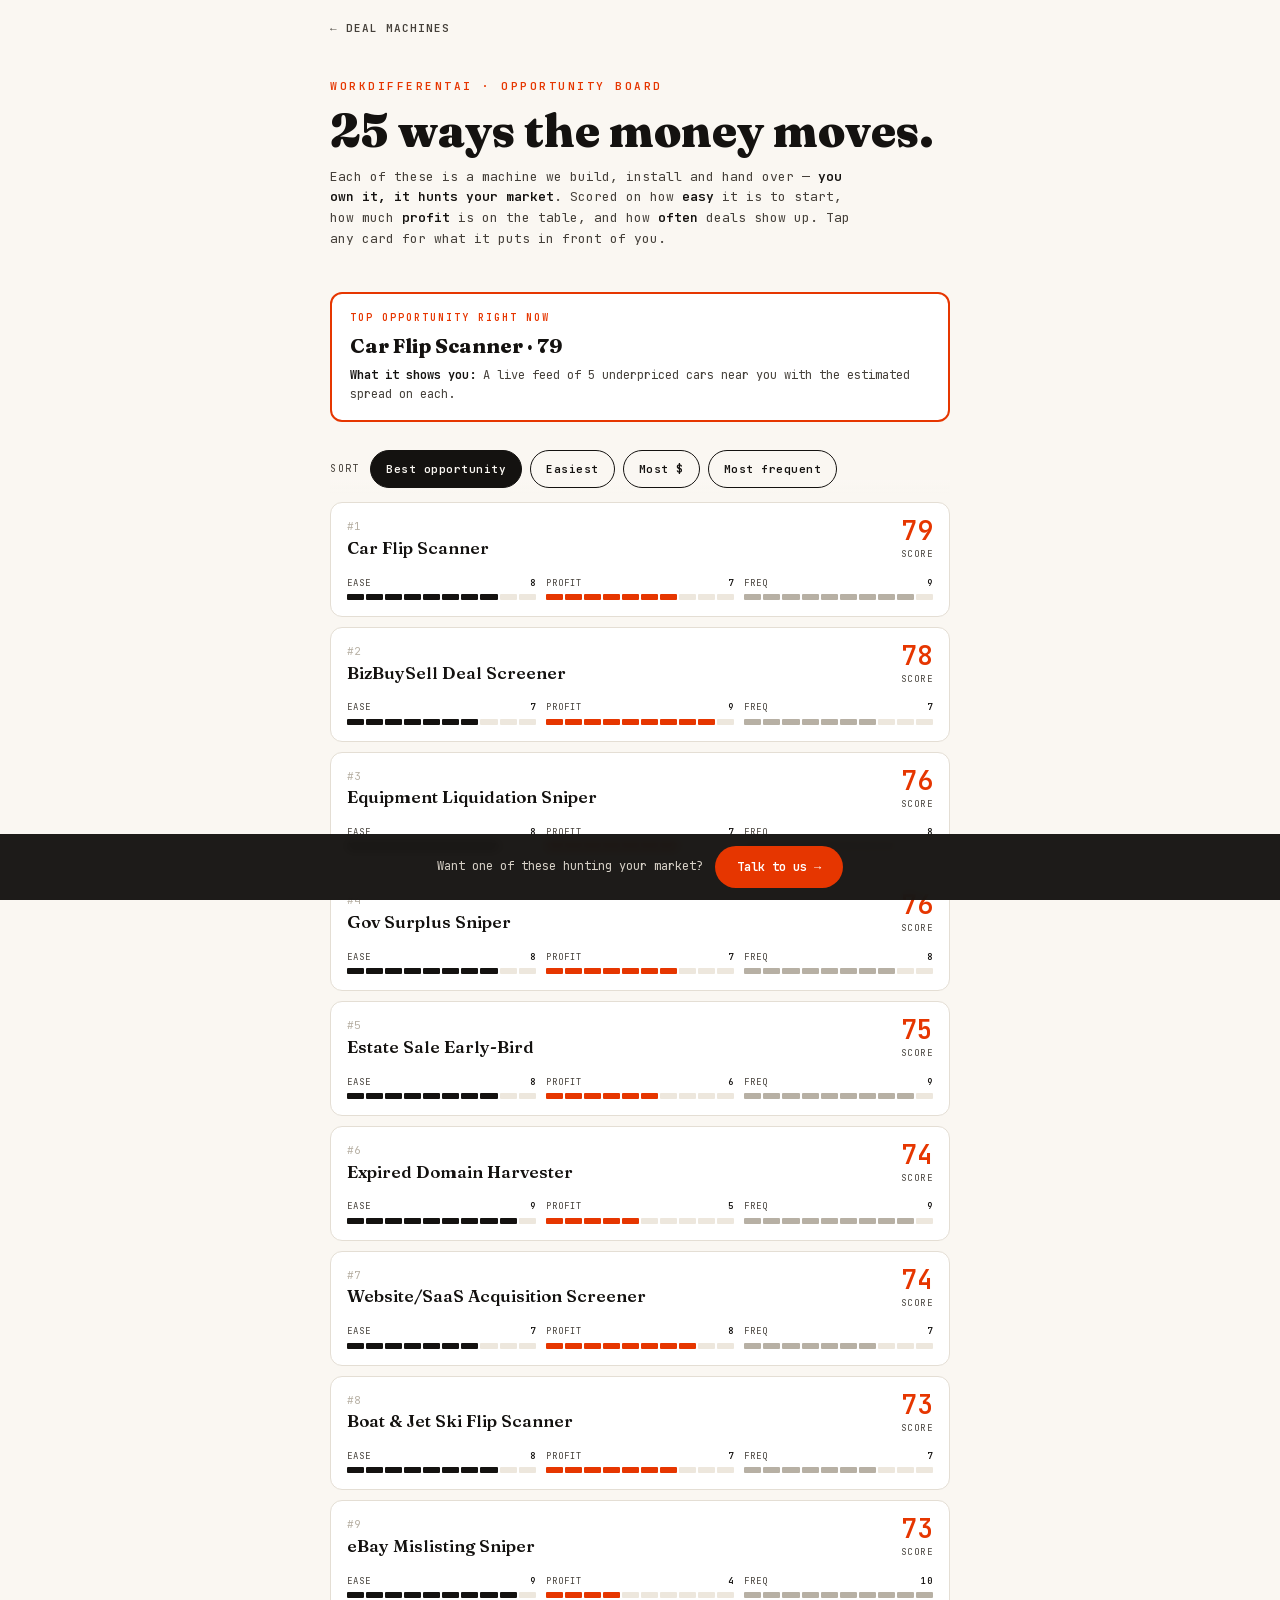
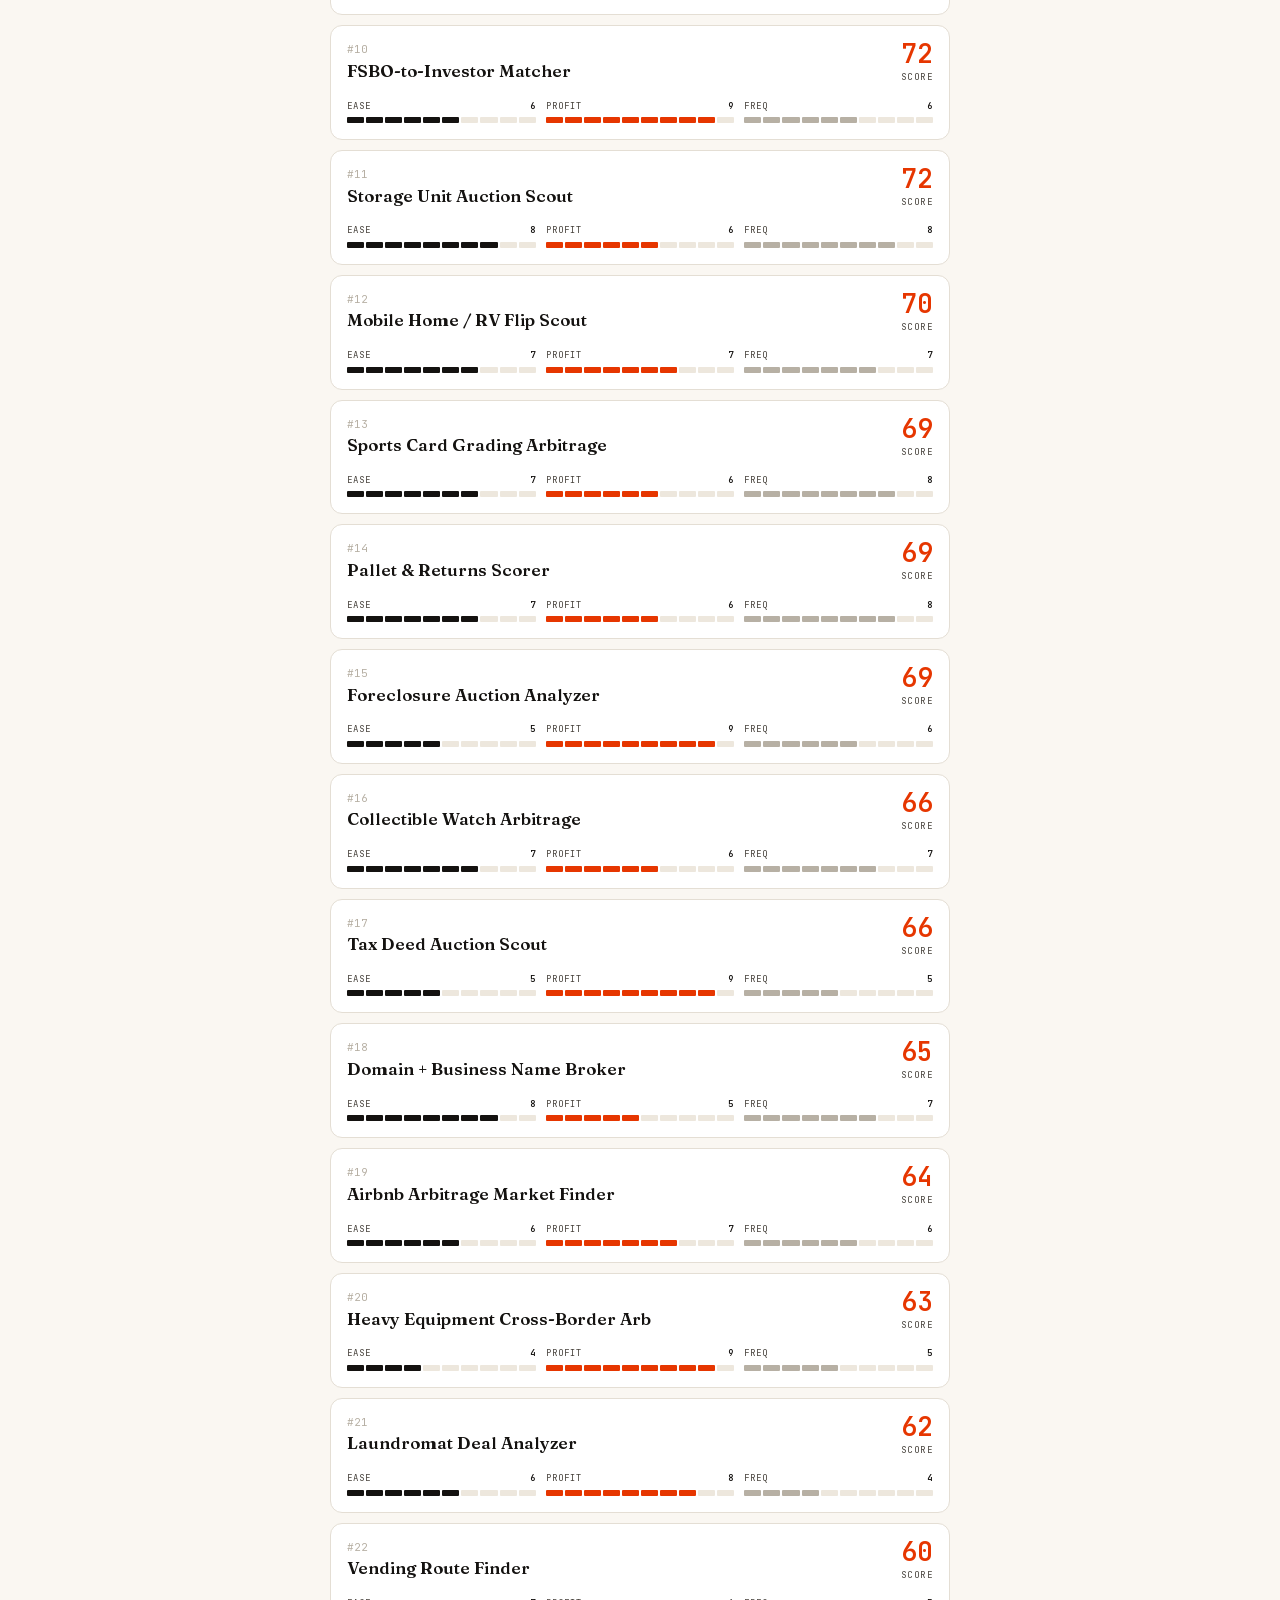
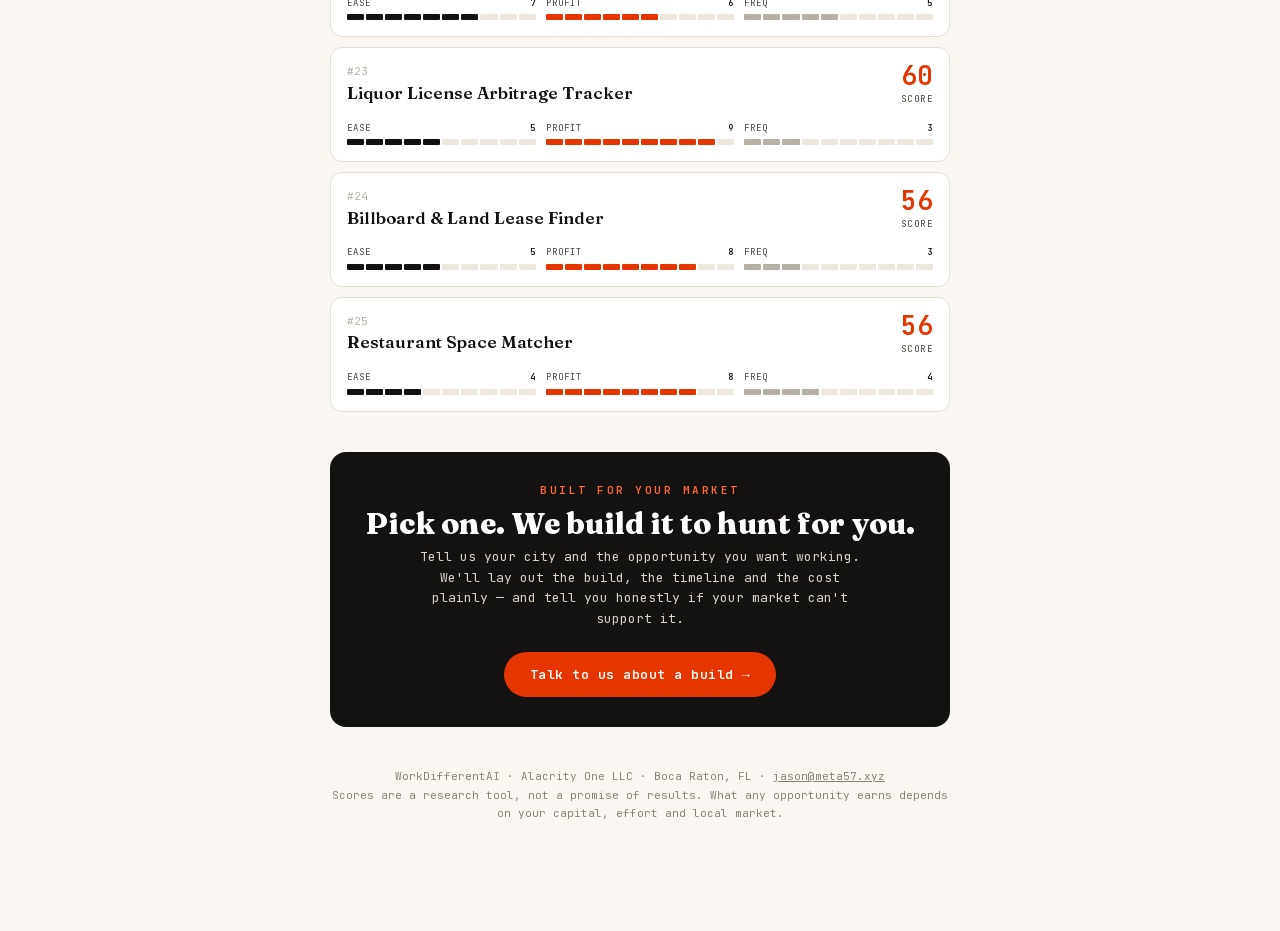
<file: board.html>
<!DOCTYPE html>
<html lang="en">
<head>
<meta charset="utf-8" />
<meta name="viewport" content="width=device-width, initial-scale=1.0" />
<meta name="color-scheme" content="light only" />
<meta name="theme-color" content="#FAF7F2" />
<title>The Opportunity Board — 25 ways the money moves | WorkDifferentAI</title>
<meta name="robots" content="noindex,nofollow" />
<meta name="description" content="25 kinds of deals a machine can hunt for you — scored on ease, profit and deal frequency. Pick one, and we build it for your market." />
<meta property="og:title" content="The Opportunity Board — 25 ways the money moves" />
<meta property="og:description" content="25 kinds of deals a machine can hunt for you — scored on ease, profit and deal frequency." />
<meta property="og:type" content="website" />
<link rel="icon" href="data:image/svg+xml,<svg xmlns=%22http://www.w3.org/2000/svg%22 viewBox=%220 0 100 100%22><text y=%22.9em%22 font-size=%2290%22>📊</text></svg>" />
<style>
  @font-face { font-family: 'Fraunces'; font-style: normal; font-weight: 100 900; font-display: swap; src: url(fonts/fraunces.woff2) format('woff2'); }
  @font-face { font-family: 'JetBrains Mono'; font-style: normal; font-weight: 100 800; font-display: swap; src: url(fonts/jetbrains-mono.woff2) format('woff2'); }
  :root {
    color-scheme: light only;
    --ink: #141210;
    --paper: #FAF7F2;
    --orange: #E63600;
    --muted: #45403A;
    --line: #E4DED4;
    --card: #FFFFFF;
    --seg: #EDE7DD;
    --grey: #B7B0A4;
  }
  * { margin: 0; padding: 0; box-sizing: border-box; }
  html { background: var(--paper); }
  body { background: var(--paper); color: var(--ink); font-family: 'JetBrains Mono', monospace; line-height: 1.6; -webkit-text-size-adjust: 100%; padding-bottom: 68px; }
  .wrap { max-width: 660px; margin: 0 auto; padding: 0 20px; }
  h1, h2, h3 { font-family: 'Fraunces', serif; text-wrap: balance; }
  .eyebrow { font-size: 11px; letter-spacing: 2.5px; color: var(--orange); font-weight: 600; }

  .backbar { padding: 8px 0 0; }
  .backbar a { display: inline-block; padding: 12px 12px 12px 0; font-size: 11px; letter-spacing: 1px; color: var(--muted); text-decoration: none; font-weight: 600; }
  .backbar a:hover { color: var(--ink); }

  header { padding: 28px 0 20px; }
  header h1 { font-size: clamp(30px, 6.5vw, 46px); font-weight: 900; line-height: 1.03; margin: 12px 0 12px; }
  header .sub { font-size: 13px; color: var(--muted); max-width: 520px; }
  header .sub b { color: var(--ink); font-weight: 600; }

  .toppick { border: 2px solid var(--orange); border-radius: 12px; padding: 16px 18px; margin: 22px 0 8px; background: var(--card); }
  .toppick .tp-label { font-size: 10px; letter-spacing: 2px; color: var(--orange); font-weight: 600; }
  .toppick .tp-name { font-family: 'Fraunces', serif; font-weight: 800; font-size: 20px; margin: 4px 0 4px; }
  .toppick .tp-demo { font-size: 12px; color: var(--muted); }
  .toppick .tp-demo b { color: var(--ink); font-weight: 600; }

  .sortbar { display: flex; flex-wrap: wrap; gap: 8px; padding: 20px 0 6px; position: sticky; top: 0; background: linear-gradient(var(--paper) 78%, rgba(250,247,242,0)); z-index: 5; }
  .sortbar .lbl { font-size: 10px; letter-spacing: 1.5px; color: var(--muted); align-self: center; margin-right: 2px; }
  .pill { font-family: inherit; font-size: 11px; letter-spacing: 0.5px; border: 1px solid var(--ink); background: transparent; color: var(--ink); border-radius: 22px; padding: 11px 15px; cursor: pointer; font-weight: 600; }
  .pill.active { background: var(--ink); color: var(--paper); }

  .list { display: grid; gap: 10px; padding: 8px 0 24px; }
  .card { background: var(--card); border: 1px solid var(--line); border-radius: 12px; overflow: hidden; }
  .card-head { display: grid; grid-template-columns: 1fr auto; gap: 12px 14px; padding: 15px 16px; cursor: pointer; align-items: start; }
  .card-head:hover { background: #FDFBF7; }
  .rank { font-size: 11px; color: var(--grey); }
  .cname { font-family: 'Fraunces', serif; font-weight: 600; font-size: 17px; line-height: 1.2; margin-top: 2px; }
  .score { text-align: right; }
  .score .num { font-weight: 600; font-size: 26px; color: var(--orange); line-height: 1; font-variant-numeric: tabular-nums; }
  .score .cap { font-size: 9px; letter-spacing: 1.5px; color: var(--muted); margin-top: 3px; }
  .meters { grid-column: 1 / -1; display: grid; grid-template-columns: repeat(3, 1fr); gap: 10px; margin-top: 2px; }
  .meter .mlabel { font-size: 9px; letter-spacing: 1px; color: var(--muted); margin-bottom: 4px; display: flex; justify-content: space-between; }
  .meter .mlabel span { color: var(--ink); font-weight: 600; }
  .segs { display: flex; gap: 2px; }
  .seg { height: 6px; flex: 1; border-radius: 1px; background: var(--seg); }
  .seg.on-e { background: var(--ink); }
  .seg.on-p { background: var(--orange); }
  .seg.on-f { background: var(--grey); }

  .detail { max-height: 0; overflow: hidden; transition: max-height .28s ease; border-top: 1px solid transparent; }
  .card.open .detail { max-height: 420px; border-top: 1px solid var(--line); }
  .detail-in { padding: 14px 16px 16px; }
  .detail-in .desc { font-size: 13px; color: var(--ink); }
  .kv { margin-top: 12px; }
  .kv .k { font-size: 10px; letter-spacing: 1.5px; color: var(--orange); font-weight: 600; }
  .kv .v { font-size: 13px; color: var(--muted); margin-top: 2px; }
  .card-cta { margin-top: 16px; }
  .mini-cta { display: inline-block; font-family: inherit; font-size: 12px; font-weight: 600; letter-spacing: 0.3px; background: var(--ink); color: var(--paper); border: 0; border-radius: 24px; padding: 13px 20px; cursor: pointer; }
  .mini-cta:hover { background: #000; }

  .band { background: var(--ink); color: var(--paper); border-radius: 16px; padding: 30px 24px; margin: 16px 0 40px; text-align: center; }
  .band .eyebrow { color: #FF6A3C; }
  .band h2 { color: #fff; font-size: clamp(22px, 5vw, 30px); font-weight: 800; margin: 8px 0 6px; line-height: 1.12; }
  .band p { color: #D8D2C8; font-size: 13px; max-width: 440px; margin: 0 auto 4px; }
  .band .cta { display: inline-block; margin-top: 18px; background: var(--orange); color: #fff; border: 0; font-family: inherit; text-decoration: none; font-weight: 600; font-size: 13px; letter-spacing: 0.5px; padding: 14px 26px; border-radius: 30px; cursor: pointer; }
  .band .cta:hover { background: #D93400; }

  .fineprint { font-size: 11px; color: #8A8377; text-align: center; padding-bottom: 40px; line-height: 1.7; }
  .fineprint a { color: #8A8377; }

  .sticky-cta { position: fixed; left: 0; right: 0; bottom: 0; z-index: 20; background: rgba(20,18,16,0.96); backdrop-filter: blur(6px); padding: 12px 16px calc(12px + env(safe-area-inset-bottom)); display: flex; gap: 12px; align-items: center; justify-content: center; }
  .sticky-cta span { color: #D8D2C8; font-size: 12px; }
  .sticky-cta button { background: var(--orange); color: #fff; border: 0; font-family: inherit; font-weight: 600; font-size: 12px; padding: 13px 22px; border-radius: 26px; cursor: pointer; white-space: nowrap; }
  .sticky-cta button:hover { background: #D93400; }
  @media (max-width: 460px) { .sticky-cta span { display: none; } }

  .overlay { display: none; position: fixed; inset: 0; background: rgba(20,18,16,0.55); z-index: 50; padding: 20px; }
  .overlay.open { display: flex; align-items: center; justify-content: center; }
  .panel { background: var(--card); border-radius: 14px; max-width: 460px; width: 100%; padding: 26px 24px; position: relative; max-height: 90vh; overflow-y: auto; }
  .panel .x { position: absolute; top: 6px; right: 8px; background: none; border: 0; font-size: 20px; color: var(--muted); cursor: pointer; line-height: 1; padding: 12px; font-family: inherit; }
  .panel h3 { font-size: 22px; font-weight: 800; margin-bottom: 4px; }
  .panel .p-sub { font-size: 12px; color: var(--muted); margin-bottom: 16px; }
  .panel .cta-mail { display: block; text-align: center; background: var(--orange); color: #fff; text-decoration: none; font-weight: 600; font-size: 13px; padding: 13px 0; border-radius: 26px; }
  .panel .cta-mail:hover { background: #D93400; }
  .divider { display: flex; align-items: center; gap: 10px; margin: 16px 0 12px; color: var(--muted); font-size: 11px; letter-spacing: 1px; }
  .divider::before, .divider::after { content: ""; flex: 1; height: 1px; background: var(--line); }
  .row { display: flex; gap: 8px; align-items: stretch; margin-bottom: 12px; }
  .row .box { flex: 1; border: 1px solid var(--line); border-radius: 8px; padding: 10px 12px; font-size: 14px; font-weight: 600; background: var(--paper); user-select: all; overflow-x: auto; white-space: nowrap; display: flex; align-items: center; }
  .copy-btn { background: var(--ink); color: #fff; border: 0; border-radius: 8px; font-family: inherit; font-weight: 600; font-size: 12px; padding: 0 15px; cursor: pointer; white-space: nowrap; }
  .copy-btn.copied { background: #1E7B34; }
  .panel textarea { width: 100%; border: 1px solid var(--line); border-radius: 8px; background: var(--paper); font-family: inherit; font-size: 12px; color: var(--ink); padding: 10px 12px; min-height: 118px; resize: vertical; line-height: 1.5; }
  .panel .t-copy { margin-top: 8px; width: 100%; padding: 12px 0; font-size: 12px; }
  .panel .hint { font-size: 11px; color: var(--muted); margin-top: 12px; line-height: 1.6; }
  @media (max-width: 640px) {
    .panel { max-height: 85dvh; }
    .panel textarea { font-size: 16px; min-height: 150px; }
  }
  @media (max-width: 700px) {
    .wrap { padding-left: 28px; padding-right: 28px; }
    .card-head { padding: 16px 18px; }
    .detail-in { padding: 15px 18px 18px; }
    .toppick { padding: 18px 20px; }
    .band { border-radius: 0; margin-left: -28px; margin-right: -28px; padding-left: 28px; padding-right: 28px; }
  }
</style>
</head>
<body>

<div class="wrap">
  <div class="backbar"><a href="index.html">← DEAL MACHINES</a></div>
  <header>
    <div class="eyebrow">WORKDIFFERENTAI · OPPORTUNITY BOARD</div>
    <h1>25 ways the money moves.</h1>
    <div class="sub">Each of these is a machine we build, install and hand over — <b>you own it, it hunts your market</b>. Scored on how <b>easy</b> it is to start, how much <b>profit</b> is on the table, and how <b>often</b> deals show up. Tap any card for what it puts in front of you.</div>
  </header>

  <div class="toppick" id="toppick">
    <div class="tp-label">TOP OPPORTUNITY RIGHT NOW</div>
    <div class="tp-name" id="tp-name">—</div>
    <div class="tp-demo" id="tp-demo"></div>
  </div>

  <div class="sortbar">
    <span class="lbl">SORT</span>
    <button class="pill active" data-sort="score" onclick="setSort('score', this)">Best opportunity</button>
    <button class="pill" data-sort="ease" onclick="setSort('ease', this)">Easiest</button>
    <button class="pill" data-sort="profit" onclick="setSort('profit', this)">Most $</button>
    <button class="pill" data-sort="freq" onclick="setSort('freq', this)">Most frequent</button>
  </div>

  <div class="list" id="list"></div>

  <div class="band">
    <div class="eyebrow">BUILT FOR YOUR MARKET</div>
    <h2>Pick one. We build it to hunt for you.</h2>
    <p>Tell us your city and the opportunity you want working. We'll lay out the build, the timeline and the cost plainly — and tell you honestly if your market can't support it.</p>
    <button class="cta" onclick="openContact()">Talk to us about a build →</button>
  </div>

  <p class="fineprint">WorkDifferentAI · Alacrity One LLC · Boca Raton, FL · <a href="mailto:jason@meta57.xyz">jason@meta57.xyz</a><br/>Scores are a research tool, not a promise of results. What any opportunity earns depends on your capital, effort and local market.</p>
</div>

<div class="sticky-cta">
  <span>Want one of these hunting your market?</span>
  <button onclick="openContact()">Talk to us →</button>
</div>

<div class="overlay" id="contact-overlay" onclick="if(event.target===this)closeContact()">
  <div class="panel" role="dialog" aria-modal="true" aria-labelledby="c-title">
    <button class="x" onclick="closeContact()" aria-label="Close">✕</button>
    <h3 id="c-title">Talk to us about a build</h3>
    <div class="p-sub" id="c-sub">One email starts it. We'll get straight into your market, the opportunity you want, and what a build takes.</div>
    <a class="cta-mail" id="c-mailto" href="#">Open in your email app →</a>
    <div class="divider">OR COPY IT YOURSELF</div>
    <div class="row">
      <div class="box" id="c-email">jason@meta57.xyz</div>
      <button class="copy-btn" onclick="copyText('jason@meta57.xyz', this, 'Copy')">Copy</button>
    </div>
    <textarea id="c-template" readonly></textarea>
    <button class="copy-btn t-copy" onclick="copyText(document.getElementById('c-template').value, this, 'Copy message')">Copy message</button>
    <div class="hint">We reply within one business day — with real talk about whether your market can support the machine you want.</div>
  </div>
</div>

<script>
var CONTACT_EMAIL = 'jason@meta57.xyz';

var MACHINES = [
  {n:"Car Flip Scanner", e:8,p:7,f:9, best:"Side-hustle investors with a few thousand to move", shows:"A live feed of 5 underpriced cars near you with the estimated spread on each.", desc:"Scans Marketplace + Craigslist for cars priced under KBB/Manheim comps. Flags motivated sellers, title status and days listed."},
  {n:"BizBuySell Deal Screener", e:7,p:9,f:7, best:"People shopping the 'business for sale' listings", shows:"A one-page deal memo auto-generated from a live listing.", desc:"Scores businesses for sale by SDE multiple, seller-financing terms and industry risk. Surfaces mispriced listings daily."},
  {n:"Equipment Liquidation Sniper", e:8,p:7,f:8, best:"Flippers and restaurant/gym suppliers", shows:"Auction lot price vs. Marketplace sold comps, side by side, with profit per item.", desc:"Watches BidSpotter, GovDeals and bankruptcy sales for restaurant, gym and medical gear at 20–30 cents on the dollar vs. sold comps."},
  {n:"Gov Surplus Sniper", e:8,p:7,f:8, best:"Flippers with a truck and a garage", shows:"An alert feed of closing-soon lots ranked by projected margin.", desc:"Monitors GovDeals and GSA Auctions for vehicles, electronics and tools closing below resale value."},
  {n:"Estate Sale Early-Bird", e:8,p:6,f:9, best:"Resellers and antique dealers", shows:"Upload 3 estate-sale listings and the agent highlights the 4 items worth grabbing.", desc:"Reads EstateSales.net photos with vision AI to spot undervalued items — watches, tools, art — before the sale opens."},
  {n:"Expired Domain Harvester", e:9,p:5,f:9, best:"SEO-minded operators and local competitors", shows:"Today's list of 10 expiring domains with authority scores and lease-back targets.", desc:"Scans expiring domains with live backlinks and traffic, cross-referenced against recently closed local businesses on Google Maps."},
  {n:"Website/SaaS Acquisition Screener", e:7,p:8,f:7, best:"Digital investors", shows:"A red-flag report on a live Flippa listing: verified numbers vs. claimed.", desc:"Watches Flippa and Acquire.com, flags listings where the revenue multiple is below category norm and checks traffic claims."},
  {n:"Boat & Jet Ski Flip Scanner", e:8,p:7,f:7, best:"Marine flippers and dock owners", shows:"A map of 5 underpriced boats near you with spread estimates.", desc:"Finds underpriced watercraft on Marketplace vs. NADA values and flags end-of-season motivated sellers."},
  {n:"eBay Mislisting Sniper", e:9,p:4,f:10, best:"Entry-level flippers", shows:"A live list of 10 auctions ending today with wrong titles and no bids.", desc:"Catches misspelled, badly photographed or wrongly categorized listings ending soon with low bids."},
  {n:"FSBO-to-Investor Matcher", e:6,p:9,f:6, best:"Real-estate investors (subscription model)", shows:"A daily deal sheet: 3 properties with cap rate, repair estimate and exit options.", desc:"Scrapes for-sale-by-owner and pre-foreclosure filings, scores them against rental comps for cap rate."},
  {n:"Storage Unit Auction Scout", e:8,p:6,f:8, best:"Auction hunters", shows:"Vision AI reads 3 unit photos and prices the visible contents.", desc:"Scores StorageTreasures lots by photo analysis, unit size and zip-code income data to predict the 3–5x lots."},
  {n:"Mobile Home / RV Flip Scout", e:7,p:7,f:7, best:"Cash flippers and park owners", shows:"The top 5 units this week with lot rent and resale comps.", desc:"Tracks underpriced mobile homes and RVs, flags park-approved units and title-in-hand sellers."},
  {n:"Sports Card Grading Arbitrage", e:7,p:6,f:8, best:"Card investors", shows:"A photo in, a grade estimate and projected graded value out.", desc:"Finds raw cards priced below graded comps, estimates grade from photos and calculates submission ROI."},
  {n:"Pallet & Returns Scorer", e:7,p:6,f:8, best:"Resellers and bin-store owners", shows:"Upload a manifest CSV, get a projected recovery rate and profit.", desc:"Scores liquidation pallets (B-Stock, Liquidation.com) by manifest analysis vs. eBay sold prices."},
  {n:"Foreclosure Auction Analyzer", e:5,p:9,f:6, best:"Real-estate investors with cash", shows:"A pre-auction report on one real property near you.", desc:"Pulls county foreclosure calendars and auto-runs a title snapshot, lien check and rental comps before auction day."},
  {n:"Collectible Watch Arbitrage", e:7,p:6,f:7, best:"Watch dealers", shows:"A live spread finder across 3 references you pick.", desc:"Monitors Chrono24, eBay and forums for watches priced under market and verifies against sold data."},
  {n:"Tax Deed Auction Scout", e:5,p:9,f:5, best:"Land investors", shows:"The next auction's list filtered from 200 parcels down to the 8 worth bidding.", desc:"Monitors county tax-deed sales, filters out worthless parcels and scores buildable lots and occupied homes."},
  {n:"Domain + Business Name Broker", e:8,p:5,f:7, best:"Domain investors", shows:"This week's new LLCs whose exact-match .com is still unowned.", desc:"Watches trademark filings and new LLC registrations, flags when the matching .com is available to acquire and flip."},
  {n:"Airbnb Arbitrage Market Finder", e:6,p:7,f:6, best:"Rental-arbitrage operators", shows:"5 units where projected short-term revenue doubles the lease.", desc:"Cross-references rental listings against short-term-rental revenue data to flag units where the income is 2x+ the lease."},
  {n:"Heavy Equipment Cross-Border Arb", e:4,p:9,f:5, best:"Exporters and equipment dealers", shows:"One machine: US auction price vs. resale abroad plus the shipping math.", desc:"Buys US auction equipment (Ritchie Bros.) and matches it to overseas buyer demand. Big spreads, big logistics."},
  {n:"Laundromat Deal Analyzer", e:6,p:8,f:4, best:"Passive-income buyers", shows:"A water bill in, a real revenue estimate out — vs. the seller's claims.", desc:"Screens laundromat listings and models cash flow from water bills (the honest number) to flag mispriced stores."},
  {n:"Vending Route Finder", e:7,p:6,f:5, best:"First-time business buyers", shows:"A route listing analyzed: per-machine revenue vs. the asking price.", desc:"Finds vending routes for sale and scores locations by foot-traffic data. Values routes on real numbers."},
  {n:"Liquor License Arbitrage Tracker", e:5,p:9,f:3, best:"Restaurant groups and license brokers", shows:"A current spread table across 3 county license markets.", desc:"Tracks county quota-license markets, delinquent licenses and broker spreads. Six-figure gaps exist."},
  {n:"Billboard & Land Lease Finder", e:5,p:8,f:3, best:"Landowners and media companies", shows:"A map of 3 qualifying parcels on a high-traffic road with lease-revenue estimates.", desc:"Finds parcels on high-traffic roads without billboards, checks zoning and matches them to outdoor-ad companies."},
  {n:"Restaurant Space Matcher", e:4,p:8,f:4, best:"Franchisees and landlords (finder's fees)", shows:"3 available second-gen spaces matched to 3 franchise requirements.", desc:"Matches closed restaurant spaces (second-gen, hood in place) to franchise buyers searching for sites."}
];

function scoreOf(m) { return Math.round((m.e*0.3 + m.p*0.4 + m.f*0.3) * 10); }
var curSort = 'score';
var SORT_KEY = { ease: 'e', profit: 'p', freq: 'f' };
function sortedMachines() {
  var arr = MACHINES.slice();
  arr.sort(function(a, b) {
    if (curSort === 'score') return scoreOf(b) - scoreOf(a);
    var k = SORT_KEY[curSort];
    return (b[k] - a[k]) || (scoreOf(b) - scoreOf(a));
  });
  return arr;
}
function segs(v, cls) {
  var h = '';
  for (var i = 1; i <= 10; i++) h += '<div class="seg' + (i <= v ? ' ' + cls : '') + '"></div>';
  return h;
}
function meter(label, v, cls) {
  return '<div class="meter"><div class="mlabel">' + label + '<span>' + v + '</span></div><div class="segs">' + segs(v, cls) + '</div></div>';
}
function capLabel() { return curSort === 'ease' ? 'easiest' : curSort === 'profit' ? 'most $' : 'most frequent'; }
function esc(s) { return String(s).replace(/&/g,'&amp;').replace(/</g,'&lt;').replace(/>/g,'&gt;').replace(/"/g,'&quot;'); }

function render() {
  var arr = sortedMachines();
  var top = arr.slice().sort(function(a,b){return scoreOf(b)-scoreOf(a);})[0];
  document.getElementById('tp-name').textContent = top.n + '  ·  ' + scoreOf(top);
  document.getElementById('tp-demo').innerHTML = '<b>What it shows you:</b> ' + esc(top.shows);
  var html = '';
  arr.forEach(function(m, i) {
    html += '<div class="card" data-name="' + esc(m.n) + '">'
      + '<div class="card-head" onclick="toggleCard(this)">'
      + '<div><div class="rank">#' + (i+1) + (curSort==='score' ? '' : ' · ' + capLabel()) + '</div><div class="cname">' + esc(m.n) + '</div></div>'
      + '<div class="score"><div class="num">' + scoreOf(m) + '</div><div class="cap">SCORE</div></div>'
      + '<div class="meters">' + meter('EASE', m.e, 'on-e') + meter('PROFIT', m.p, 'on-p') + meter('FREQ', m.f, 'on-f') + '</div>'
      + '</div>'
      + '<div class="detail"><div class="detail-in">'
        + '<div class="desc">' + esc(m.desc) + '</div>'
        + '<div class="kv"><div class="k">BEST FOR →</div><div class="v">' + esc(m.best) + '</div></div>'
        + '<div class="kv"><div class="k">WHAT IT SHOWS YOU →</div><div class="v">' + esc(m.shows) + '</div></div>'
        + '<div class="card-cta"><button class="mini-cta" onclick="event.stopPropagation();openContact(\'' + esc(m.n).replace(/'/g, "\\'") + '\')">Build this for my market →</button></div>'
      + '</div></div>'
      + '</div>';
  });
  document.getElementById('list').innerHTML = html;
}
function setSort(s, btn) {
  curSort = s;
  document.querySelectorAll('.pill').forEach(function(p){ p.classList.remove('active'); });
  btn.classList.add('active');
  render();
}
function toggleCard(head) { head.parentNode.classList.toggle('open'); }

function buildMessage(machine) {
  return 'Hi Jason,\n\nI want a Deal Machine built to hunt my market.\n\n'
    + 'The opportunity I want: ' + (machine || '') + '\n'
    + 'My city / market: \n'
    + 'A bit about me: \n\n'
    + "What's the build and what does it take?\n\nThanks!";
}
function openContact(machine) {
  var sub = machine
    ? 'You want the ' + machine + ' built for your market. One email starts it — the message is ready, just add your city.'
    : "One email starts it. We'll get straight into your market, the opportunity you want, and what a build takes.";
  document.getElementById('c-sub').textContent = sub;
  var body = buildMessage(machine);
  document.getElementById('c-template').value = body;
  var subject = machine ? ('Deal Machine build — ' + machine) : 'Deal Machine build — my market';
  document.getElementById('c-mailto').href = 'mailto:' + CONTACT_EMAIL
    + '?subject=' + encodeURIComponent(subject)
    + '&body=' + encodeURIComponent(body);
  document.getElementById('contact-overlay').classList.add('open');
}
function closeContact() { document.getElementById('contact-overlay').classList.remove('open'); }
document.addEventListener('keydown', function(e){ if (e.key === 'Escape') closeContact(); });

function copyText(text, btn, label) {
  function done(ok) {
    btn.textContent = ok ? 'Copied ✓' : 'Select & copy';
    btn.classList.toggle('copied', ok);
    setTimeout(function(){ btn.textContent = label; btn.classList.remove('copied'); }, 1800);
  }
  if (navigator.clipboard && navigator.clipboard.writeText) {
    navigator.clipboard.writeText(text).then(function(){ done(true); }, function(){ fallbackCopy(text, done); });
  } else { fallbackCopy(text, done); }
}
function fallbackCopy(text, done) {
  var ta = document.createElement('textarea'); ta.value = text; ta.style.position='fixed'; ta.style.opacity='0';
  document.body.appendChild(ta); ta.select(); var ok=false;
  try { ok = document.execCommand('copy'); } catch(e) {}
  document.body.removeChild(ta); done(ok);
}

render();
</script>
</body>
</html>
</file>
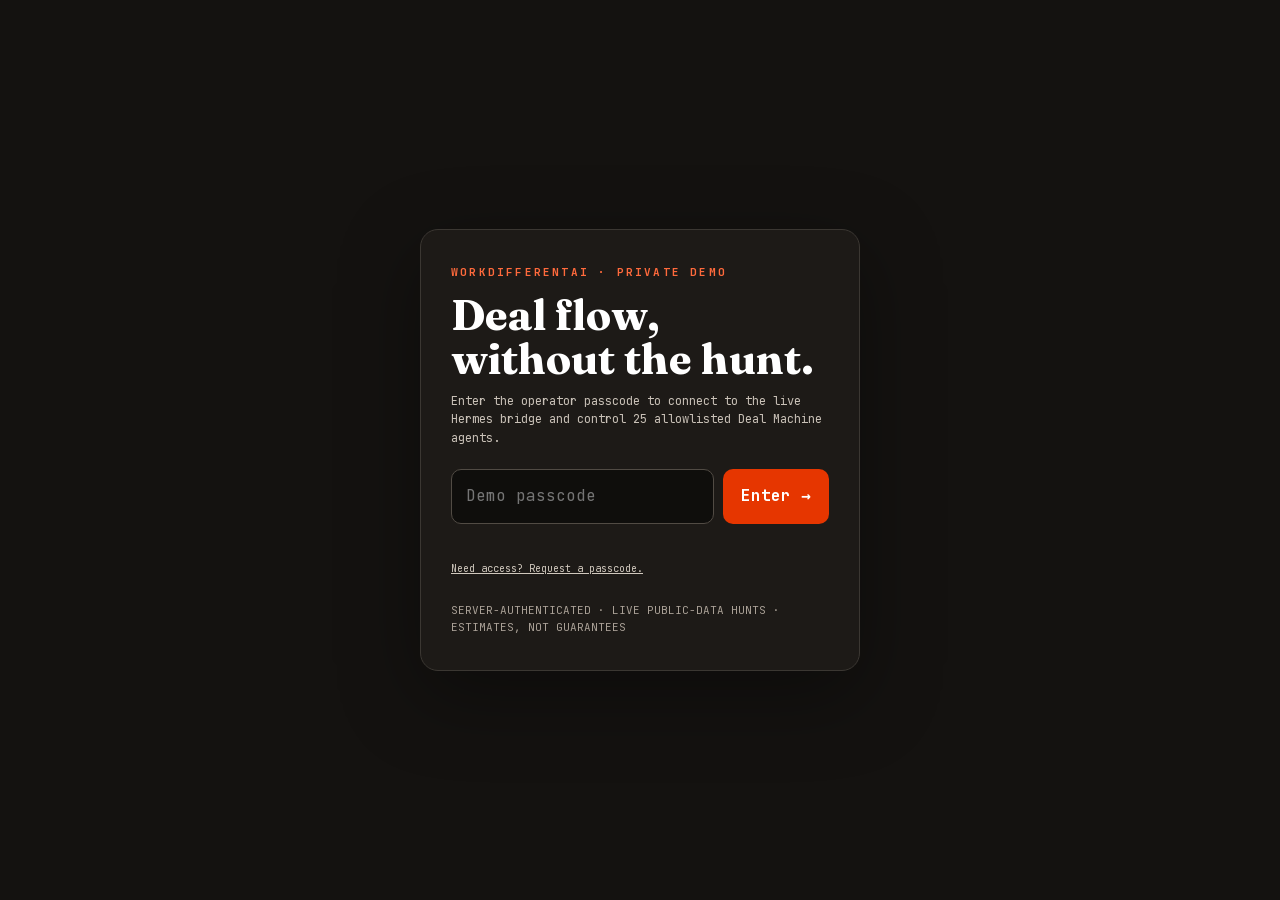
<file: demo.html>
<!DOCTYPE html>
<html lang="en">
<head>
<meta charset="utf-8" />
<meta name="viewport" content="width=device-width, initial-scale=1.0" />
<meta name="color-scheme" content="light only" />
<meta name="theme-color" content="#141210" />
<title>Private Deal Machine Demo | WorkDifferentAI</title>
<meta name="robots" content="noindex,nofollow,noarchive" />
<meta name="description" content="Private live control room for 25 allowlisted WorkDifferentAI Deal Machine agents." />
<link rel="icon" href="data:image/svg+xml,<svg xmlns=%22http://www.w3.org/2000/svg%22 viewBox=%220 0 100 100%22><text y=%22.9em%22 font-size=%2290%22>🔶</text></svg>" />
<style>
@font-face{font-family:Fraunces;font-style:normal;font-weight:100 900;font-display:swap;src:url(fonts/fraunces.woff2) format('woff2')}
@font-face{font-family:JetBrains Mono;font-style:normal;font-weight:100 800;font-display:swap;src:url(fonts/jetbrains-mono.woff2) format('woff2')}
:root{--ink:#141210;--paper:#faf7f2;--orange:#e63600;--muted:#5e574f;--line:#ddd5ca;--card:#fff;--green:#14783b;--red:#a72c1e;--blue:#215a75;--soft:#f0e9df}
*{box-sizing:border-box;margin:0;padding:0}
body{background:var(--paper);color:var(--ink);font-family:'JetBrains Mono',monospace;line-height:1.55;-webkit-text-size-adjust:100%}
button,input,a{font:inherit}
button{cursor:pointer}
h1,h2,h3{font-family:Fraunces,serif;text-wrap:balance}
.hidden{display:none!important}
body.locked .topbar,body.locked .shell{display:none}
body.locked{overflow:hidden}

/* Gate */
.gate{position:fixed;inset:0;z-index:100;background:var(--ink);color:#fff;display:grid;place-items:center;padding:24px}
.gate-card{width:min(440px,100%);border:1px solid #3b3732;border-radius:18px;background:#1d1a17;padding:34px 30px;box-shadow:0 24px 80px rgba(0,0,0,.35)}
.gate-mark{font-size:11px;letter-spacing:2.2px;color:#ff6a3c;font-weight:700}
.gate h1{font-size:clamp(30px,8vw,43px);line-height:1.03;margin:12px 0 10px}
.gate p{color:#c9c1b7;font-size:12px;margin-bottom:22px}
.pass-row{display:flex;gap:9px}
.pass-row input{flex:1;min-width:0;border:1px solid #514b44;background:#0f0e0c;color:#fff;border-radius:10px;padding:14px;font-size:16px;outline:none}
.pass-row input:focus{border-color:#ff6a3c;box-shadow:0 0 0 2px rgba(255,106,60,.2)}
.pass-row button{border:0;background:var(--orange);color:#fff;border-radius:10px;padding:0 18px;font-weight:700}
.gate-error{min-height:18px;margin-top:9px;color:#ff8c68;font-size:11px}
.gate-fine{margin:22px 0 0!important;color:#aaa197!important;font-size:11px!important}
.gate-access{display:inline-block;color:#d0c8bd;font-size:10px;margin-top:10px}

/* Shell */
.topbar{background:var(--ink);color:#fff;border-bottom:3px solid var(--orange)}
.topbar-in{max-width:1120px;margin:auto;padding:15px 24px;display:flex;align-items:center;justify-content:space-between;gap:16px}
.brand{font-size:11px;letter-spacing:2px;font-weight:700}.brand b{color:#ff6a3c}
.top-actions{display:flex;align-items:center;gap:10px}
.demo-pill{font-size:9px;letter-spacing:1.4px;border:1px solid #514b44;border-radius:16px;padding:6px 10px;color:#d0c8bd}
.exit-btn{border:0;background:none;color:#8e867d;font-size:10px;text-decoration:underline;padding:8px}
.shell{max-width:1120px;margin:auto;padding:34px 24px 70px}
.hero{display:grid;grid-template-columns:1fr auto;gap:28px;align-items:end;padding-bottom:28px;border-bottom:1px solid var(--line)}
.eyebrow{font-size:10px;letter-spacing:2.3px;color:var(--orange);font-weight:700}
.hero h1{font-size:clamp(34px,6vw,58px);line-height:.98;margin:9px 0 12px;max-width:720px}
.hero p{font-size:13px;color:var(--muted);max-width:680px}
.hero-stat{text-align:right;min-width:170px}.hero-stat .num{font:800 38px/1 Fraunces,serif;color:var(--orange)}.hero-stat .cap{font-size:9px;letter-spacing:1.5px;color:var(--muted);margin-top:6px}

.metrics{display:grid;grid-template-columns:repeat(4,1fr);gap:10px;margin:22px 0}
.metric{background:var(--card);border:1px solid var(--line);border-radius:12px;padding:15px}
.metric .k{font-size:9px;letter-spacing:1.2px;color:var(--muted)}
.metric .v{font:800 24px/1.1 Fraunces,serif;margin-top:6px}.metric .s{font-size:10px;color:var(--muted);margin-top:4px}
.metric .live-dot{display:inline-block;width:7px;height:7px;border-radius:50%;background:#2db75d;margin-right:6px;box-shadow:0 0 0 4px rgba(45,183,93,.12)}

.machine-tabs{display:flex;gap:8px;margin:28px 0 14px}
.tab{border:1px solid var(--ink);background:transparent;color:var(--ink);border-radius:30px;padding:11px 16px;font-size:11px;font-weight:700}
.tab.active{background:var(--ink);color:#fff}.tab small{font-weight:400;color:inherit;opacity:.65;margin-left:5px}
.panel{display:none}.panel.active{display:block}
.machine-head{background:var(--card);border:1px solid var(--line);border-radius:14px;padding:20px;display:grid;grid-template-columns:1fr auto;gap:18px;align-items:center}
.machine-title{font-size:25px;line-height:1}.machine-sub{font-size:11px;color:var(--muted);margin-top:7px}
.status{font-size:10px;color:var(--green);font-weight:700;text-align:right}.status span{display:inline-block;width:8px;height:8px;background:#2db75d;border-radius:50%;margin-right:6px}
.source-row{display:flex;flex-wrap:wrap;gap:7px;margin-top:14px}.source{border:1px solid var(--line);border-radius:18px;background:var(--paper);font-size:9px;padding:6px 10px;color:var(--muted)}

.pipeline{display:grid;grid-template-columns:repeat(4,1fr);gap:8px;margin:12px 0}
.pipe{position:relative;background:var(--soft);border-radius:10px;padding:13px 12px;min-height:88px}.pipe:not(:last-child):after{content:'→';position:absolute;right:-9px;top:31px;z-index:2;color:var(--orange);font-weight:800}.pipe .n{font-size:9px;color:var(--orange);font-weight:700}.pipe b{display:block;font:700 15px Fraunces,serif;margin:3px 0}.pipe p{font-size:9px;color:var(--muted)}

.cycle{background:var(--ink);color:#fff;border-radius:14px;padding:20px;margin-top:12px}
.cycle-top{display:flex;align-items:center;justify-content:space-between;gap:14px}.cycle h3{font-size:22px}.cycle-copy{color:#bdb5ab;font-size:10px;margin-top:4px}
.run-btn{border:0;border-radius:25px;background:var(--orange);color:#fff;padding:12px 18px;font-size:11px;font-weight:700;white-space:nowrap}
.run-btn:disabled{opacity:.55;cursor:wait}
.progress{height:4px;background:#34302c;border-radius:3px;overflow:hidden;margin-top:17px}.progress i{display:block;width:0;height:100%;background:#ff6a3c;transition:width .45s ease}
.run-log{font-size:10px;color:#9f978e;margin-top:9px;min-height:16px}

/* Live agent control room */
.control-room{margin:30px 0;background:#fff;border:2px solid var(--ink);border-radius:16px;overflow:hidden}
.control-head{padding:22px 22px 17px;display:flex;justify-content:space-between;align-items:flex-start;gap:18px;border-bottom:1px solid var(--line)}
.control-head h2{font-size:30px;line-height:1}.control-head p{font-size:10px;color:var(--muted);margin-top:7px;max-width:650px}
.bridge-state{font-size:9px;font-weight:700;letter-spacing:1px;color:var(--muted);white-space:nowrap}.bridge-state i{display:inline-block;width:8px;height:8px;border-radius:50%;background:#aaa;margin-right:6px}.bridge-state.online{color:var(--green)}.bridge-state.online i{background:#2db75d;box-shadow:0 0 0 4px rgba(45,183,93,.12)}.bridge-state.busy{color:var(--orange)}.bridge-state.busy i{background:var(--orange)}
.control-toolbar{display:flex;flex-wrap:wrap;align-items:center;gap:8px;padding:13px 22px;background:var(--soft);border-bottom:1px solid var(--line)}
.filter-btn{border:1px solid var(--line);background:#fff;border-radius:20px;padding:7px 11px;font-size:9px}.filter-btn.active{background:var(--ink);border-color:var(--ink);color:#fff}
.toolbar-spacer{flex:1}.selected-count{font-size:9px;color:var(--muted)}
.action-btn{border:0;background:var(--orange);color:#fff;border-radius:20px;padding:9px 13px;font-size:9px;font-weight:700}.action-btn.secondary{background:var(--ink)}.action-btn:disabled{opacity:.4;cursor:not-allowed}
.skill-grid{display:grid;grid-template-columns:repeat(3,1fr);gap:10px;padding:16px}
.skill-card{border:1px solid var(--line);border-radius:12px;padding:14px;display:flex;flex-direction:column;min-height:170px;transition:.15s;background:var(--card)}.skill-card:hover{border-color:#a69c91;transform:translateY(-1px)}.skill-card.selected{border-color:var(--orange);box-shadow:0 0 0 1px var(--orange)}
.skill-top{display:flex;align-items:flex-start;justify-content:space-between;gap:8px}.skill-check{width:17px;height:17px;accent-color:var(--orange)}
.skill-family{font-size:8px;letter-spacing:1px;color:var(--orange);font-weight:700}.skill-card h3{font-size:18px;line-height:1.05;margin:6px 0}.skill-card p{font-size:9px;color:var(--muted);flex:1}.skill-meta{display:flex;gap:5px;flex-wrap:wrap;margin:10px 0}.skill-meta span{font-size:7px;border:1px solid var(--line);border-radius:12px;padding:4px 6px;color:var(--muted)}
.skill-run{align-self:flex-start;border:0;background:var(--ink);color:#fff;border-radius:18px;padding:8px 10px;font-size:8px;font-weight:700}.skill-run:disabled{opacity:.45;cursor:wait}
.runs{border-top:1px solid var(--line);padding:18px 22px 22px}.runs-head{display:flex;justify-content:space-between;align-items:center;gap:12px}.runs h3{font-size:22px}.runs-note{font-size:8px;color:var(--muted)}
.run-list{display:grid;gap:8px;margin-top:12px}.run-item{border:1px solid var(--line);border-radius:10px;overflow:hidden}.run-summary{display:grid;grid-template-columns:1fr auto;gap:10px;padding:11px 12px;align-items:center}.run-name{font-size:10px;font-weight:700}.run-time{font-size:8px;color:var(--muted);margin-top:2px}.run-status{font-size:8px;font-weight:700;letter-spacing:1px}.run-status.queued{color:var(--blue)}.run-status.running{color:var(--orange)}.run-status.completed{color:var(--green)}.run-status.failed{color:var(--red)}
.run-output{white-space:pre-wrap;word-break:break-word;background:#191714;color:#eee8df;padding:14px;font:9px/1.55 'JetBrains Mono',monospace;max-height:360px;overflow:auto;border:0;border-top:1px solid #35312c}.empty-runs{font-size:10px;color:var(--muted);padding:8px 0}
.control-warning{font-size:8px;color:#756d64;padding:0 22px 18px}.control-warning b{color:var(--ink)}

.feed-title{display:flex;align-items:end;justify-content:space-between;gap:12px;margin:24px 0 10px}.feed-title h2{font-size:26px}.feed-title span{font-size:9px;color:var(--muted);letter-spacing:1px}
.deal-grid{display:grid;grid-template-columns:1.15fr .85fr;gap:12px}
.alert{background:var(--card);border:2px solid var(--orange);border-radius:14px;padding:19px}.alert-label{font-size:9px;letter-spacing:1.8px;color:var(--orange);font-weight:700}.alert h3{font-size:23px;margin:5px 0 2px}.ask{font-size:11px;color:var(--muted)}
.comp{display:grid;grid-template-columns:repeat(3,1fr);gap:7px;margin:14px 0}.comp div{background:var(--paper);border:1px solid var(--line);border-radius:8px;padding:10px}.comp small{display:block;font-size:8px;letter-spacing:1px;color:var(--muted)}.comp b{font-size:14px;color:var(--ink)}
.verdict{font-size:11px;border-left:3px solid var(--orange);padding-left:11px}.estimate{font-size:8px;color:#8c847a;letter-spacing:1px;margin-top:10px}.deal-link{display:inline-block;margin-top:13px;color:var(--ink);font-size:10px;font-weight:700;text-decoration:none;border-bottom:1px solid var(--ink)}
.rejections{background:var(--card);border:1px solid var(--line);border-radius:14px;padding:17px}.rejections h3{font-size:19px;margin-bottom:8px}.reject{padding:10px 0;border-top:1px solid var(--line)}.reject:first-of-type{border-top:0}.reject b{font-size:11px}.reject p{font-size:9px;color:var(--muted);margin-top:3px}.reject .why{color:var(--red)}

.proof{margin-top:30px;background:#fff;border:1px solid var(--line);border-radius:16px;padding:24px}.proof h2{font-size:28px}.proof-grid{display:grid;grid-template-columns:repeat(3,1fr);gap:16px;margin-top:17px}.proof-item{border-top:3px solid var(--ink);padding-top:12px}.proof-item b{font:700 17px Fraunces,serif}.proof-item p{font-size:10px;color:var(--muted);margin-top:5px}
.cta-band{background:var(--orange);color:#fff;border-radius:16px;padding:28px;margin-top:14px;display:grid;grid-template-columns:1fr auto;align-items:center;gap:20px}.cta-band h2{font-size:30px;line-height:1}.cta-band p{font-size:10px;opacity:.82;margin-top:8px}.cta-link{background:#fff;color:var(--ink);text-decoration:none;border-radius:28px;padding:14px 20px;font-size:11px;font-weight:700;text-align:center}
.legal{font-size:10px;color:#6f675e;text-align:center;margin-top:20px;line-height:1.7}

.toast{position:fixed;left:50%;bottom:24px;transform:translate(-50%,20px);background:var(--ink);color:#fff;border-radius:24px;padding:11px 18px;font-size:10px;opacity:0;pointer-events:none;transition:.25s;z-index:80}.toast.show{opacity:1;transform:translate(-50%,0)}

@media(max-width:900px){.skill-grid{grid-template-columns:repeat(2,1fr)}}
@media(max-width:760px){.hero{grid-template-columns:1fr}.hero-stat{text-align:left}.metrics{grid-template-columns:repeat(2,1fr)}.pipeline{grid-template-columns:repeat(2,1fr)}.pipe:nth-child(2):after{display:none}.deal-grid{grid-template-columns:1fr}.proof-grid{grid-template-columns:1fr}.cta-band{grid-template-columns:1fr}.machine-head{grid-template-columns:1fr}.status{text-align:left}.control-head{flex-direction:column}.bridge-state{white-space:normal}}
@media(max-width:540px){.skill-grid{grid-template-columns:1fr}.control-toolbar{align-items:stretch}.toolbar-spacer{display:none}.action-btn{flex:1}.selected-count{width:100%}}
@media(max-width:470px){.shell{padding:25px 18px 55px}.topbar-in{padding:13px 18px}.demo-pill{display:none}.metrics{grid-template-columns:1fr 1fr}.metric .v{font-size:20px}.machine-tabs{display:grid;grid-template-columns:1fr 1fr}.tab{padding:10px 7px}.pipeline{grid-template-columns:1fr}.pipe:not(:last-child):after{content:'↓';right:16px;top:auto;bottom:-12px}.comp{grid-template-columns:1fr}.cycle-top{align-items:flex-start;flex-direction:column}.run-btn{width:100%}.control-head,.runs{padding-left:16px;padding-right:16px}.skill-grid{padding:10px}.control-toolbar{padding:12px}}
</style>
</head>
<body class="locked">
<div class="gate" id="gate">
  <div class="gate-card">
    <div class="gate-mark">WORKDIFFERENTAI · PRIVATE DEMO</div>
    <h1>Deal flow,<br/>without the hunt.</h1>
    <p>Enter the operator passcode to connect to the live Hermes bridge and control 25 allowlisted Deal Machine agents.</p>
    <form class="pass-row" id="gate-form">
      <input type="password" id="passcode" inputmode="numeric" maxlength="8" autocomplete="current-password" placeholder="Demo passcode" aria-label="Demo passcode" />
      <button type="submit">Enter →</button>
    </form>
    <div class="gate-error" id="gate-error" role="status" aria-live="polite"></div>
    <a class="gate-access" href="mailto:jason@meta57.xyz?subject=Deal%20Machine%20demo%20access">Need access? Request a passcode.</a>
    <p class="gate-fine">SERVER-AUTHENTICATED · LIVE PUBLIC-DATA HUNTS · ESTIMATES, NOT GUARANTEES</p>
  </div>
</div>

<header class="topbar">
  <div class="topbar-in">
    <div class="brand"><b>◆</b> WORKDIFFERENTAI · DEAL MACHINE CONTROL ROOM</div>
    <div class="top-actions"><span class="demo-pill">LIVE OPERATOR DEMO</span><button class="exit-btn" onclick="lockDemo()">Lock</button></div>
  </div>
</header>

<main class="shell" id="demo-app" tabindex="-1">
  <section class="hero">
    <div>
      <div class="eyebrow">LIVE HERMES BRIDGE · 25 ALLOWLISTED AGENTS</div>
      <h1>Trigger the hunt.<br/>Watch the agent work.</h1>
      <p>Select one machine, up to five, or deliberately queue the full catalog. Hermes runs each cycle in isolation, respects dedupe state, verifies comps and returns the decision-ready output here.</p>
    </div>
    <div class="hero-stat"><div class="num">33433</div><div class="cap">DEMO MARKET · SOUTH FLORIDA</div></div>
  </section>

  <section class="metrics" aria-label="Demo machine metrics">
    <div class="metric"><div class="k">AGENTS AVAILABLE</div><div class="v">25 / 25</div><div class="s">fixed, allowlisted skills</div></div>
    <div class="metric"><div class="k">EXECUTION</div><div class="v">1 at a time</div><div class="s">sequential safety queue</div></div>
    <div class="metric"><div class="k">ALERT CAP</div><div class="v">Best 5</div><div class="s">per agent cycle</div></div>
    <div class="metric"><div class="k">AUTH SESSION</div><div class="v">2 hours</div><div class="s">server-issued token</div></div>
  </section>

  <section class="control-room" aria-labelledby="control-title">
    <div class="control-head"><div><div class="eyebrow">LIVE CONTROL PLANE</div><h2 id="control-title">Deal Machine launchpad</h2><p>The browser sends only an allowlisted skill slug. The private bridge supplies the fixed operating procedure; arbitrary prompts and shell input are impossible from this page.</p></div><div class="bridge-state" id="bridge-state"><i></i>CONNECTING</div></div>
    <div class="control-toolbar" id="control-toolbar">
      <button class="filter-btn active" data-filter="All">All 25</button><button class="filter-btn" data-filter="Fast">Fast</button><button class="filter-btn" data-filter="Deadline">Deadline</button><button class="filter-btn" data-filter="Slow">Slow</button><button class="filter-btn" data-filter="On demand">On demand</button>
      <span class="toolbar-spacer"></span><span class="selected-count" id="selected-count">0 selected</span>
      <button class="action-btn" id="run-selected" disabled>Run selected</button><button class="action-btn secondary" id="run-all">Run all 25</button>
    </div>
    <div class="skill-grid" id="skill-grid"><div class="empty-runs">Loading live skill catalog…</div></div>
    <div class="runs"><div class="runs-head"><h3>Run queue & results</h3><span class="runs-note">Auto-refreshes every 5 seconds</span></div><div class="run-list" id="run-list"><div class="empty-runs">No runs in this session.</div></div></div>
    <p class="control-warning"><b>Guardrails:</b> public-data research only · no arbitrary prompts · no bidding, buying or seller messages · one agent at a time · 30-cycle daily cap · run-all once per 24 hours.</p>
  </section>

  <div class="machine-tabs" role="tablist">
    <button class="tab active" id="tab-equipment" role="tab" aria-selected="true" aria-controls="panel-equipment" data-machine="equipment" onclick="showMachine('equipment',this)">Equipment <small>liquidations</small></button>
    <button class="tab" id="tab-gov" role="tab" aria-selected="false" aria-controls="panel-gov" data-machine="gov" onclick="showMachine('gov',this)">Gov Surplus <small>auctions</small></button>
  </div>

  <section class="panel active" id="panel-equipment" role="tabpanel" aria-labelledby="tab-equipment">
    <div class="machine-head">
      <div><h2 class="machine-title">Equipment Liquidation Sniper</h2><p class="machine-sub">Finds underpriced restaurant, gym and commercial equipment near the configured market.</p><div class="source-row"><span class="source">Craigslist · 50 mi</span><span class="source">eBay SOLD comps</span><span class="source">Local bulky-item comps</span></div></div>
      <div class="status">DEMO CONFIG · 45-MINUTE CADENCE</div>
    </div>
    <div class="pipeline"><div class="pipe"><div class="n">01 · FETCH</div><b>Scan listings</b><p>One polite request per tuned query.</p></div><div class="pipe"><div class="n">02 · FILTER</div><b>Remove noise</b><p>Dedupe, price bands, scam signals.</p></div><div class="pipe"><div class="n">03 · VERIFY</div><b>Check SOLD</b><p>Comparable condition and model only.</p></div><div class="pipe"><div class="n">04 · ALERT</div><b>Send the math</b><p>Only if estimated spread survives.</p></div></div>
    <div class="cycle"><div class="cycle-top"><div><h3>Run the live equipment agent</h3><p class="cycle-copy">Queues one isolated Hermes cycle and returns the real result above.</p></div><button class="run-btn" onclick="triggerOne('equipment-liquidation-sniper')">Run live cycle →</button></div><div class="run-log" role="status">Public-data research only. No seller contact or transaction.</div></div>
    <div class="feed-title"><h2>Decision-ready output</h2><span>SAMPLE DATA · HONEST HAIRCUTS APPLIED</span></div>
    <div class="deal-grid">
      <article class="alert"><div class="alert-label">🔶 DEAL MACHINE · EQUIPMENT</div><h3>Turbo Air 48″ Prep Table</h3><div class="ask">Listed at $625 · Pompano Beach · “closing restaurant”</div><div class="comp"><div><small>COMPARABLE SOLD</small><b>$1,250–$1,575</b></div><div><small>EST. RESALE</small><b>$1,200</b></div><div><small>EST. SPREAD</small><b>$575</b></div></div><p class="verdict"><b>Verdict:</b> Worth inspecting today if the compressor holds temperature; the closing signal and named brand create real room.</p><div class="estimate">ESTIMATE AFTER FEES + FRICTION · NOT GUARANTEED PROFIT</div><a class="deal-link" href="#" onclick="demoOnly(event)">Open sample listing →</a></article>
      <aside class="rejections"><h3>Rejected before you saw them</h3><div class="reject"><b>No-name double panini grill · $384</b><p class="why">REJECT · New imports sell for the same amount. No spread.</p></div><div class="reject"><b>Sole F63 treadmill · $800</b><p class="why">REJECT · Asking price is above comparable used sales.</p></div><div class="reject"><b>Generic sandwich table · $285</b><p class="why">REJECT · Missing brand, model and dimensions. Cannot comp honestly.</p></div></aside>
    </div>
  </section>

  <section class="panel" id="panel-gov" role="tabpanel" aria-labelledby="tab-gov">
    <div class="machine-head">
      <div><h2 class="machine-title">Government Surplus Sniper</h2><p class="machine-sub">Finds Florida public-auction lots closing soon and calculates a conservative bid ceiling.</p><div class="source-row"><span class="source">GSA Auctions API</span><span class="source">GovDeals · first page</span><span class="source">eBay SOLD comps</span><span class="source">Pickup distance</span></div></div>
      <div class="status">DEMO CONFIG · 8 AM + 4 PM ET</div>
    </div>
    <div class="pipeline"><div class="pipe"><div class="n">01 · FETCH</div><b>Scan Florida lots</b><p>Closing window and category filters.</p></div><div class="pipe"><div class="n">02 · FORECAST</div><b>Model bid-up</b><p>Assume popular lots rise 30–60%.</p></div><div class="pipe"><div class="n">03 · HAIRCUT</div><b>Price the risk</b><p>Fees, pickup, condition, logistics.</p></div><div class="pipe"><div class="n">04 · CEILING</div><b>Set max bid</b><p>The number where the deal stops.</p></div></div>
    <div class="cycle"><div class="cycle-top"><div><h3>Run the live surplus agent</h3><p class="cycle-copy">Queues one isolated Hermes cycle and returns the real result above.</p></div><button class="run-btn" onclick="triggerOne('gov-surplus-sniper')">Run live cycle →</button></div><div class="run-log" role="status">Research and bid-ceiling estimates only. The agent never bids.</div></div>
    <div class="feed-title"><h2>Decision-ready output</h2><span>SAMPLE DATA · BID-UP + PICKUP INCLUDED</span></div>
    <div class="deal-grid">
      <article class="alert"><div class="alert-label">🔶 DEAL MACHINE · GOV SURPLUS</div><h3>Generac 22kW Standby Generator</h3><div class="ask">Current bid $1,150 · closes Friday · Fort Lauderdale, FL</div><div class="comp"><div><small>COMPARABLE SOLD</small><b>$3,400–$4,200</b></div><div><small>EST. ALL-IN</small><b>$1,850</b></div><div><small>BID CEILING</small><b>$1,700</b></div></div><p class="verdict"><b>Verdict:</b> Local pickup protects the spread. Stop at $1,700 unless inspection confirms low hours and transfer switch included.</p><div class="estimate">ESTIMATE AFTER FEES, BID-UP + CONDITION RISK · NOT GUARANTEED PROFIT</div><a class="deal-link" href="#" onclick="demoOnly(event)">Open sample auction →</a></article>
      <aside class="rejections"><h3>Rejected before you saw them</h3><div class="reject"><b>2017 utility truck · $13,900</b><p class="why">REJECT · Mechanical uncertainty and expected bid-up erase margin.</p></div><div class="reject"><b>Mixed laptop lot · $2,400</b><p class="why">REJECT · No drive-status inventory; resale estimate too fragile.</p></div><div class="reject"><b>Forklift · Alabama pickup</b><p class="why">REJECT · Freight and inspection distance overwhelm projected spread.</p></div></aside>
    </div>
  </section>

  <section class="proof">
    <div class="eyebrow">WHAT THE PROSPECT IS REALLY BUYING</div><h2>A disciplined decision loop—not another dashboard.</h2>
    <div class="proof-grid"><div class="proof-item"><b>Selective by design</b><p>Most listings are rejected. One defensible opportunity beats ten hopeful maybes.</p></div><div class="proof-item"><b>Honest math</b><p>Every spread is estimated after fees, friction, bid-up and condition risk.</p></div><div class="proof-item"><b>Quiet automation</b><p>The machine speaks when money may be on the table—or when it needs tuning.</p></div></div>
  </section>
  <section class="cta-band"><div><h2>What should your machine hunt?</h2><p>We configure the market, rules, cadence, comp logic and alert channel around the opportunity you know.</p></div><a class="cta-link" href="mailto:jason@meta57.xyz?subject=Private%20Deal%20Machine%20demo%20follow-up">Design my machine →</a></section>
  <p class="legal">PRIVATE OPERATOR DEMO · LIVE RUNS USE PUBLIC DATA; EXAMPLE CARDS REMAIN ILLUSTRATIVE. ALL VALUES ARE ESTIMATES, NOT PROMISES OF PROFIT.<br/>WorkDifferentAI · Alacrity One LLC · Boca Raton, FL</p>
</main>
<div class="toast" id="toast" role="status" aria-live="polite">Demo only — no live listing exposed.</div>
<script>
var API_BASE='https://clawd57s-macbook-pro.tail43c2ea.ts.net/deal-machine';
var TOKEN_KEY='wdai-deal-bridge-token';
var token=sessionStorage.getItem(TOKEN_KEY)||'';
var catalog=[],selected=new Set(),activeFilter='All',pollTimer=null;
function unlock(){document.body.classList.remove('locked');document.getElementById('gate').classList.add('hidden');document.getElementById('demo-app').focus()}
function lockDemo(){sessionStorage.removeItem(TOKEN_KEY);token='';if(pollTimer)clearInterval(pollTimer);document.body.classList.add('locked');document.getElementById('passcode').value='';document.getElementById('gate').classList.remove('hidden');document.getElementById('passcode').focus()}
async function api(path,options){options=options||{};options.headers=Object.assign({'Content-Type':'application/json'},options.headers||{});if(token)options.headers.Authorization='Bearer '+token;var response=await fetch(API_BASE+path,options);var data=await response.json().catch(function(){return {error:'Bridge returned an unreadable response'}});if(response.status===401&&path!='/auth/login')lockDemo();if(!response.ok)throw new Error(data.error||('Request failed: '+response.status));return data}
document.getElementById('gate-form').addEventListener('submit',async function(e){e.preventDefault();var input=document.getElementById('passcode'),err=document.getElementById('gate-error'),btn=e.currentTarget.querySelector('button');err.textContent='Connecting to Hermes…';btn.disabled=true;try{var data=await api('/auth/login',{method:'POST',body:JSON.stringify({passcode:input.value.trim()})});token=data.token;sessionStorage.setItem(TOKEN_KEY,token);unlock();await initializeControlRoom()}catch(x){err.textContent=x.message==='Failed to fetch'?'Hermes bridge is offline. Try again shortly.':x.message;input.select()}finally{btn.disabled=false}});
async function initializeControlRoom(){try{var data=await api('/api/skills');catalog=data.skills;setBridgeState('online','HERMES BRIDGE ONLINE');renderSkills();await refreshRuns();if(pollTimer)clearInterval(pollTimer);pollTimer=setInterval(refreshRuns,5000)}catch(x){setBridgeState('','BRIDGE OFFLINE');throw x}}
if(token){initializeControlRoom().then(unlock).catch(function(){lockDemo()})}
function setBridgeState(cls,text){var el=document.getElementById('bridge-state');el.className='bridge-state '+cls;el.innerHTML='<i></i>'+escapeHtml(text)}
function escapeHtml(s){return String(s==null?'':s).replace(/[&<>'"]/g,function(c){return {'&':'&amp;','<':'&lt;','>':'&gt;',"'":'&#39;','"':'&quot;'}[c]})}
function renderSkills(){var list=catalog.filter(function(s){return activeFilter==='All'||s.category===activeFilter});var grid=document.getElementById('skill-grid');grid.innerHTML=list.map(function(s){var checked=selected.has(s.slug),range=Array.isArray(s.per_deal)?'$'+s.per_deal[0]+'–$'+s.per_deal[1]+' EST':'';return '<article class="skill-card '+(checked?'selected':'')+'" data-slug="'+s.slug+'"><div class="skill-top"><span class="skill-family">'+escapeHtml(s.category)+' · '+escapeHtml(s.family_label)+'</span><input class="skill-check" type="checkbox" '+(checked?'checked':'')+' aria-label="Select '+escapeHtml(s.title)+'" onchange="toggleSkill(\''+s.slug+'\',this.checked)"></div><h3>'+escapeHtml(s.title)+'</h3><p>'+escapeHtml(s.description)+'</p><div class="skill-meta"><span>'+escapeHtml(s.capital||'Variable capital')+'</span>'+(range?'<span>'+range+'</span>':'')+'<span>MAX '+s.max_alerts+' ALERTS</span></div><button class="skill-run" onclick="triggerOne(\''+s.slug+'\')">Run agent →</button></article>'}).join('')||'<div class="empty-runs">No skills in this filter.</div>';updateSelected()}
function toggleSkill(slug,checked){if(checked){if(selected.size>=5){showToast('Select at most five per batch.');renderSkills();return}selected.add(slug)}else selected.delete(slug);renderSkills()}
function updateSelected(){document.getElementById('selected-count').textContent=selected.size+' selected';document.getElementById('run-selected').disabled=selected.size===0}
document.querySelectorAll('.filter-btn').forEach(function(btn){btn.addEventListener('click',function(){document.querySelectorAll('.filter-btn').forEach(function(b){b.classList.remove('active')});btn.classList.add('active');activeFilter=btn.dataset.filter;renderSkills()})});
document.getElementById('run-selected').addEventListener('click',function(){queueRuns({skills:Array.from(selected)})});
document.getElementById('run-all').addEventListener('click',function(){var confirmation=prompt('This queues 25 sequential agent cycles and may take over an hour. Type RUN ALL 25 to confirm.');if(confirmation==='RUN ALL 25')queueRuns({all:true,confirm:'RUN ALL 25'});else if(confirmation!==null)showToast('Run-all confirmation did not match.')});
function triggerOne(slug){queueRuns({skills:[slug]})}
async function queueRuns(payload){setBridgeState('busy','QUEUEING AGENT');try{var data=await api('/api/runs',{method:'POST',body:JSON.stringify(payload)});selected.clear();renderSkills();showToast(data.queued+' agent'+(data.queued===1?'':'s')+' queued.');await refreshRuns()}catch(x){showToast(x.message)}finally{setBridgeState('online','HERMES BRIDGE ONLINE')}}
async function refreshRuns(){if(!token)return;try{var data=await api('/api/runs');renderRuns(data.runs);var busy=data.runs.some(function(r){return r.status==='queued'||r.status==='running'});setBridgeState(busy?'busy':'online',busy?'HERMES AGENT WORKING':'HERMES BRIDGE ONLINE')}catch(x){setBridgeState('','BRIDGE OFFLINE')}}
async function openRun(id,el){if(el.dataset.loaded==='1'){el.dataset.loaded='0';el.querySelector('.run-output').classList.add('hidden');return}try{var data=await api('/api/runs/'+id);var out=el.querySelector('.run-output');out.textContent=data.run.output||data.run.error||'No output available yet.';out.classList.remove('hidden');el.dataset.loaded='1'}catch(x){showToast(x.message)}}
function renderRuns(runs){var box=document.getElementById('run-list');if(!runs.length){box.innerHTML='<div class="empty-runs">No runs in this session.</div>';return}box.innerHTML=runs.map(function(r){var skill=catalog.find(function(s){return s.slug===r.skill}),title=skill?skill.title:r.skill,date=new Date((r.created_at||0)*1000).toLocaleString(),expand=r.status==='completed'||r.status==='failed';return '<article class="run-item" onclick="'+(expand?'openRun(\''+r.id+'\',this)':'')+'"><div class="run-summary"><div><div class="run-name">'+escapeHtml(title)+'</div><div class="run-time">'+escapeHtml(date)+'</div></div><div class="run-status '+r.status+'">'+r.status.toUpperCase()+'</div></div><pre class="run-output hidden"></pre></article>'}).join('')}
function showMachine(name,btn){document.querySelectorAll('.tab').forEach(function(t){t.classList.remove('active');t.setAttribute('aria-selected','false')});document.querySelectorAll('.panel').forEach(function(p){p.classList.remove('active')});btn.classList.add('active');btn.setAttribute('aria-selected','true');document.getElementById('panel-'+name).classList.add('active')}
document.querySelector('.machine-tabs').addEventListener('keydown',function(e){var tabs=Array.from(document.querySelectorAll('.tab')),i=tabs.indexOf(document.activeElement);if(i<0||!['ArrowLeft','ArrowRight'].includes(e.key))return;e.preventDefault();var next=e.key==='ArrowRight'?(i+1)%tabs.length:(i-1+tabs.length)%tabs.length;tabs[next].focus();showMachine(tabs[next].dataset.machine,tabs[next])});
function showToast(text){var t=document.getElementById('toast');t.textContent=text;t.classList.add('show');setTimeout(function(){t.classList.remove('show')},2400)}
function demoOnly(e){e.preventDefault();showToast('Example card only — live results appear in the queue above.')}
</script>
</body>
</html>
</file>
<file: styles.css>
@font-face {
  font-family: "EB Garamond";
  font-style: normal;
  font-weight: 400;
  font-display: swap;
  src: url("fonts/eb-garamond-400.woff2") format("woff2");
}

@font-face {
  font-family: "Source Sans 3";
  font-style: normal;
  font-weight: 400;
  font-display: swap;
  src: url("fonts/source-sans-3-400.woff2") format("woff2");
}

:root {
  color-scheme: light;
  --paper: #f4f3ee;
  --ink: #111111;
  --muted: #5c5c5c;
  --line: #d8d6d0;
  --serif: "EB Garamond", "Palatino Linotype", Palatino, "Times New Roman", serif;
  --sans: "Source Sans 3", "Segoe UI", system-ui, sans-serif;
  --pad: clamp(24px, 7vw, 88px);
}

*,
*::before,
*::after {
  box-sizing: border-box;
}

html {
  background: var(--paper);
}

@media (prefers-reduced-motion: no-preference) {
  html { scroll-behavior: smooth; }
}

body {
  margin: 0;
  color: var(--ink);
  background: var(--paper);
  font-family: var(--sans);
  font-size: 1.0625rem;
  line-height: 1.7;
  -webkit-font-smoothing: antialiased;
  text-rendering: optimizeLegibility;
}

img {
  max-width: 100%;
  display: block;
}

a {
  color: inherit;
}

:focus-visible {
  outline: 2px solid var(--ink);
  outline-offset: 4px;
}

::selection {
  background: #dcdad4;
  color: var(--ink);
}

.skip {
  position: absolute;
  left: 16px;
  top: -48px;
  z-index: 20;
  background: var(--ink);
  color: var(--paper);
  padding: 8px 12px;
  font-size: 0.8125rem;
  text-decoration: none;
}

.skip:focus {
  top: 12px;
}

.top {
  display: flex;
  align-items: baseline;
  justify-content: space-between;
  gap: 24px;
  padding: 28px var(--pad) 0;
}

.wordmark {
  font-size: 0.8125rem;
  letter-spacing: 0.04em;
  text-decoration: none;
  color: var(--ink);
}

.wordmark:hover,
.wordmark:focus-visible {
  color: var(--ink);
}

.hero {
  padding: clamp(56px, 11vh, 120px) var(--pad) clamp(36px, 6vh, 72px);
}

.lockup {
  margin: 0;
  font-family: var(--serif);
  font-weight: 400;
  font-size: clamp(3.6rem, 12.4vw, 8.75rem);
  line-height: 0.9;
  letter-spacing: -0.03em;
  text-wrap: balance;
}

.lockup a {
  text-decoration: none;
}

.lockup-ai {
  margin: 1.15rem 0 0;
  font-size: 0.75rem;
  letter-spacing: 0.18em;
  text-transform: uppercase;
  color: var(--muted);
}

@media (prefers-reduced-motion: no-preference) {
  .lockup {
    animation: rise 1.15s ease both;
  }

  .lockup-ai {
    animation: rise 1.15s ease 0.18s both;
  }
}

@keyframes rise {
  from { opacity: 0; transform: translateY(10px); }
  to { opacity: 1; transform: none; }
}

.visually-hidden {
  position: absolute;
  width: 1px;
  height: 1px;
  padding: 0;
  margin: -1px;
  overflow: hidden;
  clip: rect(0, 0, 0, 0);
  white-space: nowrap;
  border: 0;
}

.tribute {
  display: grid;
  grid-template-columns: minmax(200px, 18rem) minmax(16rem, 1fr);
  gap: 28px 56px;
  align-items: center;
  padding: 4px var(--pad) 12px;
}

.tribute-frame {
  position: relative;
  aspect-ratio: 4 / 5;
  max-width: 18rem;
  width: 100%;
  overflow: hidden;
  background: #1a1a1a;
}

.tribute-frame img {
  position: absolute;
  inset: 0;
  width: 100%;
  height: 100%;
  object-fit: cover;
  opacity: 0;
  filter: grayscale(1) contrast(1.06);
}

.tribute-frame img.is-on {
  opacity: 0.92;
}

.tribute-frame img:nth-child(1) { object-position: 28% 22%; }
.tribute-frame img:nth-child(2) { object-position: 48% 18%; }
.tribute-frame img:nth-child(3) { object-position: 50% 28%; }
.tribute-frame img:nth-child(4) { object-position: 50% 22%; }
.tribute-frame img:nth-child(5) { object-position: 52% 18%; }

@media (prefers-reduced-motion: no-preference) {
  .tribute-frame img {
    transition: opacity 0.9s ease;
  }
}

.tribute-copy {
  max-width: 26rem;
  padding-bottom: 6px;
}

.tribute-name {
  margin: 0 0 8px;
  font-family: var(--serif);
  font-size: clamp(1.7rem, 3.2vw, 2.4rem);
  letter-spacing: -0.02em;
  line-height: 1.1;
}

.tribute-line {
  margin: 0;
  color: var(--muted);
  font-size: 1.0625rem;
  line-height: 1.5;
  max-width: 22rem;
}

.tribute-dots {
  display: flex;
  gap: 2px;
  margin: 22px 0 28px;
}

.tribute-dots button {
  width: 28px;
  height: 28px;
  padding: 0;
  border: 0;
  background: transparent;
  cursor: pointer;
}

.tribute-dots button::after {
  content: "";
  display: block;
  width: 7px;
  height: 7px;
  margin: 0 auto;
  border-radius: 50%;
  background: var(--line);
}

.tribute-dots button[aria-current="true"]::after {
  background: var(--ink);
}

.tribute-through {
  margin: 0;
  max-width: 22rem;
  font-size: 1.0625rem;
  line-height: 1.55;
}

.beat {
  padding: clamp(56px, 9vh, 96px) var(--pad);
  max-width: calc(36rem + var(--pad) * 2);
}

.label {
  margin: 0 0 18px;
  font-size: 0.6875rem;
  letter-spacing: 0.18em;
  text-transform: uppercase;
  color: var(--muted);
}

.manifesto {
  margin: 0 0 28px;
  font-size: clamp(1.35rem, 2.4vw, 1.85rem);
  line-height: 1.4;
  letter-spacing: -0.015em;
  text-wrap: balance;
}

.quiet {
  margin: 0;
  color: var(--muted);
  font-size: 1.0625rem;
  line-height: 1.85;
  max-width: 28rem;
}

.quiet strong {
  color: var(--ink);
  font-weight: 400;
}

.north {
  display: grid;
  grid-template-columns: repeat(3, 1fr);
  gap: 28px 40px;
  margin: 0 var(--pad);
  padding: 36px 0;
  border-top: 1px solid var(--line);
  border-bottom: 1px solid var(--line);
}

.north p {
  margin: 0;
  font-size: 1rem;
  letter-spacing: -0.01em;
}

.contact {
  padding: clamp(56px, 9vh, 104px) var(--pad) clamp(48px, 8vh, 88px);
}

.contact h2 {
  margin: 0 0 14px;
  font-family: var(--serif);
  font-weight: 400;
  font-size: clamp(1.85rem, 3.4vw, 2.75rem);
  letter-spacing: -0.02em;
  line-height: 1.15;
  text-wrap: balance;
}

.contact p {
  margin: 0;
  color: var(--muted);
  max-width: 28rem;
}

.whisper {
  margin-top: 28px !important;
}

.whisper a {
  color: var(--ink);
  text-decoration: none;
  border-bottom: 1px solid var(--ink);
  padding-bottom: 2px;
}

.whisper a:hover,
.whisper a:focus-visible {
  border-bottom-color: transparent;
}

.site-footer {
  display: flex;
  flex-wrap: wrap;
  align-items: baseline;
  justify-content: space-between;
  gap: 16px 32px;
  padding: 22px var(--pad) 36px;
  border-top: 1px solid var(--line);
  font-size: 0.75rem;
  color: var(--muted);
}

.site-footer a {
  color: var(--muted);
  text-underline-offset: 3px;
}

.credits {
  position: relative;
}

.credits summary {
  cursor: pointer;
  list-style: none;
  min-height: 24px;
}

.credits summary::-webkit-details-marker {
  display: none;
}

.credits div {
  position: absolute;
  right: 0;
  bottom: calc(100% + 10px);
  display: grid;
  gap: 8px;
  min-width: 240px;
  padding: 14px 16px;
  background: var(--paper);
  border: 1px solid var(--line);
  color: var(--muted);
  text-align: left;
}

@media (max-width: 720px) {
  .north {
    grid-template-columns: 1fr;
    gap: 14px;
    padding: 28px 0;
  }

  .tribute {
    grid-template-columns: 1fr;
    gap: 20px;
  }

  .tribute-frame {
    max-width: 14.5rem;
  }

  .top {
    padding-top: 22px;
  }

  .hero {
    padding-top: 48px;
    padding-bottom: 32px;
  }
}

.whisper-action {
  margin-top: 16px !important;
  color: var(--muted);
  font-size: 0.9375rem;
}
</file>
<file: data-worth/action.css>
/* Page-specific styles for the "What is your data worth?" action.
   Builds on ../styles.css: same paper, ink, serif/sans, pad. */

.top-back {
  color: var(--muted);
}

.action-hero {
  max-width: calc(40rem + var(--pad) * 2);
  padding-bottom: clamp(24px, 4vh, 48px);
}

.action-kicker {
  margin: 0 0 18px;
}

.lockup-small {
  font-size: clamp(2.6rem, 7.5vw, 5.5rem);
}

@media (prefers-reduced-motion: no-preference) {
  .action-kicker { animation: rise 1.15s ease both; }
  .action-lede { animation: rise 1.15s ease 0.18s both; }
}

.action-lede {
  margin: 28px 0 0;
  max-width: 34rem;
  font-size: 1.125rem;
  line-height: 1.65;
}

.quiet-lede {
  margin-top: 14px;
  color: var(--muted);
  font-size: 1rem;
}

.section-h {
  margin: 0 0 28px;
  font-family: var(--serif);
  font-weight: 400;
  font-size: clamp(1.6rem, 3vw, 2.25rem);
  letter-spacing: -0.02em;
  line-height: 1.15;
  text-wrap: balance;
}

/* Estimator */

.estimator {
  display: grid;
  grid-template-columns: minmax(0, 34rem) minmax(16rem, 24rem);
  gap: 48px 72px;
  align-items: start;
  margin: 0 var(--pad);
  padding: clamp(40px, 7vh, 72px) 0;
  border-top: 1px solid var(--line);
}

.estimator-form {
  min-width: 0;
}

.field {
  margin: 0 0 26px;
  padding: 0;
  border: 0;
  min-width: 0;
}

.field-row {
  display: grid;
  grid-template-columns: 1fr 1fr;
  gap: 0 24px;
}

.field label,
.field legend {
  display: block;
  margin: 0 0 8px;
  padding: 0;
  font-size: 0.6875rem;
  letter-spacing: 0.18em;
  text-transform: uppercase;
  color: var(--muted);
}

.hint {
  display: block;
  margin-top: 4px;
  letter-spacing: 0;
  text-transform: none;
  font-size: 0.875rem;
  color: var(--muted);
}

.field select {
  width: 100%;
  padding: 10px 36px 10px 12px;
  border: 1px solid var(--line);
  border-radius: 0;
  background: #fff url("data:image/svg+xml,%3Csvg xmlns='http://www.w3.org/2000/svg' width='12' height='8' viewBox='0 0 12 8'%3E%3Cpath d='M1 1l5 5 5-5' fill='none' stroke='%23111' stroke-width='1.5'/%3E%3C/svg%3E") no-repeat right 12px center;
  color: var(--ink);
  font: inherit;
  font-size: 1rem;
  line-height: 1.4;
  appearance: none;
  -webkit-appearance: none;
}

.field select:focus-visible {
  outline: 2px solid var(--ink);
  outline-offset: 2px;
}

.checks,
.radios {
  display: grid;
  gap: 8px;
}

.checks label,
.radios label {
  display: grid;
  grid-template-columns: 18px 1fr;
  gap: 12px;
  align-items: start;
  margin: 0;
  font-size: 1rem;
  line-height: 1.5;
  letter-spacing: 0;
  text-transform: none;
  color: var(--ink);
  cursor: pointer;
}

.checks input,
.radios input {
  margin: 5px 0 0;
  width: 16px;
  height: 16px;
  accent-color: var(--ink);
}

.form-actions {
  margin: 34px 0 0;
}

.go {
  display: inline-block;
  padding: 12px 22px;
  border: 1px solid var(--ink);
  background: var(--ink);
  color: var(--paper);
  font: inherit;
  font-size: 1rem;
  letter-spacing: 0.01em;
  text-decoration: none;
  cursor: pointer;
}

.go:hover,
.go:focus-visible {
  background: var(--paper);
  color: var(--ink);
}

.ghost {
  display: inline-block;
  padding: 12px 0;
  border: 0;
  background: transparent;
  color: var(--ink);
  font: inherit;
  font-size: 1rem;
  text-decoration: none;
  border-bottom: 1px solid var(--ink);
  padding-bottom: 2px;
  cursor: pointer;
}

.ghost:hover,
.ghost:focus-visible {
  border-bottom-color: transparent;
}

/* Result */

.result {
  position: sticky;
  top: 24px;
  padding: 28px 28px 24px;
  border: 1px solid var(--ink);
  background: var(--paper);
}

.result .label {
  margin-bottom: 10px;
}

.range {
  margin: 0;
  font-family: var(--serif);
  font-size: clamp(2rem, 4.2vw, 2.9rem);
  letter-spacing: -0.02em;
  line-height: 1.05;
}

.range-note {
  margin: 10px 0 0;
  color: var(--muted);
  font-size: 0.9375rem;
  line-height: 1.5;
}

.drivers {
  margin: 22px 0 0;
  padding: 18px 0 0;
  list-style: none;
  border-top: 1px solid var(--line);
  display: grid;
  gap: 10px;
  font-size: 0.9375rem;
  line-height: 1.5;
}

.drivers li {
  display: grid;
  grid-template-columns: 14px 1fr;
  gap: 10px;
}

.drivers li::before {
  content: "↑";
  color: var(--muted);
}

.drivers li.down::before {
  content: "↓";
}

.drivers li.flag::before {
  content: "!";
}

.result-actions {
  display: flex;
  flex-wrap: wrap;
  align-items: center;
  gap: 14px 22px;
  margin-top: 26px;
}

.copied {
  font-size: 0.8125rem;
  color: var(--muted);
}

.fine {
  margin: 22px 0 0;
  font-size: 0.8125rem;
  line-height: 1.55;
  color: var(--muted);
}

@media (prefers-reduced-motion: no-preference) {
  .result.is-in {
    animation: rise 0.6s ease both;
  }
}

/* How */

.how {
  max-width: calc(40rem + var(--pad) * 2);
}

.steps {
  margin: 0;
  padding: 0;
  list-style: none;
  counter-reset: step;
  display: grid;
  gap: 22px;
}

.steps li {
  counter-increment: step;
  display: grid;
  grid-template-columns: 2.25rem 1fr;
  gap: 4px 16px;
  padding-top: 18px;
  border-top: 1px solid var(--line);
}

.steps li::before {
  content: counter(step);
  grid-row: 1 / span 2;
  font-family: var(--serif);
  font-size: 1.6rem;
  line-height: 1;
  color: var(--muted);
}

.steps strong {
  font-weight: 400;
  font-size: 1.125rem;
}

.steps span {
  color: var(--muted);
  line-height: 1.6;
}

.why {
  padding-top: 0;
}

@media (max-width: 900px) {
  .estimator {
    grid-template-columns: 1fr;
    gap: 40px;
  }

  .result {
    position: static;
  }
}

@media (max-width: 720px) {
  .field-row {
    grid-template-columns: 1fr;
  }

  .top {
    align-items: baseline;
  }
}
</file>
<file: masterclass/masterclass.css>
/* Masterclass registration page. Palette and type follow kristianamorell.com. */

@font-face {
  font-family: "Libre Baskerville";
  font-style: normal;
  font-weight: 400;
  font-display: swap;
  src: url("../fonts/libre-baskerville-400.woff2") format("woff2");
}

@font-face {
  font-family: "Libre Baskerville";
  font-style: italic;
  font-weight: 400;
  font-display: swap;
  src: url("../fonts/libre-baskerville-400-italic.woff2") format("woff2");
}

@font-face {
  font-family: "DM Sans";
  font-style: normal;
  font-weight: 100 1000;
  font-display: swap;
  src: url("../fonts/dm-sans-variable.woff2") format("woff2");
}

:root {
  color-scheme: light;
  --cream: #f6f3ec;
  --sand: #ede4d7;
  --clay: #c7a99c;
  --ink: #2b2522;
  --muted: #6b5f59;
  --wine: #660f00;
  --line: #ddd3c6;
  --serif: "Libre Baskerville", Baskerville, "Times New Roman", serif;
  --sans: "DM Sans", "Segoe UI", system-ui, sans-serif;
  --pad: clamp(20px, 6vw, 80px);
  --max: 1160px;
  --gap: clamp(64px, 10vw, 128px);
}

*, *::before, *::after { box-sizing: border-box; }

html { background: var(--cream); }

@media (prefers-reduced-motion: no-preference) {
  html { scroll-behavior: smooth; }
}

body {
  margin: 0;
  color: var(--ink);
  background: var(--cream);
  font-family: var(--sans);
  font-size: 1.0625rem;
  line-height: 1.7;
  -webkit-font-smoothing: antialiased;
}

img { display: block; max-width: 100%; height: auto; }
a { color: inherit; }
p { margin: 0 0 1em; }
h1, h2, h3 { margin: 0; font-family: var(--serif); font-weight: 400; text-wrap: balance; }
h2 { font-size: clamp(1.7rem, 3.4vw, 2.6rem); line-height: 1.25; letter-spacing: -0.01em; }
ol, ul { margin: 0; padding: 0; list-style: none; }
figure { margin: 0; }

:focus-visible { outline: 2px solid var(--wine); outline-offset: 3px; }

.skip {
  position: absolute; left: 16px; top: -60px; z-index: 20;
  padding: 8px 12px; background: var(--ink); color: var(--cream);
  font-size: 0.875rem; text-decoration: none;
}
.skip:focus { top: 12px; }

.eyebrow {
  margin: 0 0 18px;
  font-size: 0.75rem;
  font-weight: 500;
  letter-spacing: 0.16em;
  text-transform: uppercase;
  color: var(--muted);
}

main > section { padding-inline: var(--pad); }

/* Top bar */
.top {
  display: flex; align-items: center; justify-content: space-between; gap: 16px;
  max-width: calc(var(--max) + var(--pad) * 2);
  margin: 0 auto;
  padding: 22px var(--pad);
}
.top-names { margin: 0; font-family: var(--serif); font-size: 0.9375rem; }
.top-names span { color: var(--clay); padding: 0 0.3em; }
.top-cta {
  flex: none;
  font-size: 0.75rem; font-weight: 500; letter-spacing: 0.14em; text-transform: uppercase;
  text-decoration: none; padding: 10px 16px;
  border: 1px solid var(--ink); border-radius: 999px;
}
.top-cta:hover { background: var(--ink); color: var(--cream); }

/* Hero */
.hero {
  display: grid;
  grid-template-columns: minmax(0, 1.1fr) minmax(0, 0.9fr);
  gap: clamp(32px, 6vw, 80px);
  align-items: center;
  max-width: calc(var(--max) + var(--pad) * 2);
  margin: 0 auto;
  padding-top: clamp(16px, 4vw, 48px);
  padding-bottom: clamp(48px, 8vw, 96px);
}
.class-name {
  margin: 0 0 14px;
  font-family: var(--serif); font-style: italic;
  font-size: 1.125rem; color: var(--wine);
}
.hero h1 {
  font-size: clamp(2.3rem, 5.4vw, 4.1rem);
  line-height: 1.12;
  letter-spacing: -0.02em;
}
.hero h1 em { color: var(--wine); }
.lede {
  margin: 26px 0 34px;
  max-width: 34rem;
  font-size: clamp(1.0625rem, 1.5vw, 1.1875rem);
  color: var(--muted);
}
.hero-photo img {
  width: 100%;
  aspect-ratio: 4 / 5;
  object-fit: cover;
  object-position: 60% 40%;
  border-radius: 200px 200px 6px 6px;
}

/* Sign-up form */
.signup { max-width: 34rem; }
.signup-fields { display: grid; grid-template-columns: 1fr 1.3fr; gap: 12px; }
.signup label span {
  display: block; margin-bottom: 6px;
  font-size: 0.75rem; font-weight: 500; letter-spacing: 0.12em; text-transform: uppercase;
  color: var(--muted);
}
.signup input {
  width: 100%; min-height: 52px; padding: 12px 14px;
  font: inherit; font-size: 1rem; color: var(--ink);
  background: #fffdf9; border: 1px solid var(--clay); border-radius: 6px;
}
.signup input:focus { outline: 2px solid var(--wine); outline-offset: 1px; border-color: var(--wine); }
.signup button {
  width: 100%; min-height: 56px; margin-top: 12px; padding: 14px 24px;
  font: inherit; font-size: 0.875rem; font-weight: 600; letter-spacing: 0.16em; text-transform: uppercase;
  color: var(--cream); background: var(--wine);
  border: 0; border-radius: 6px; cursor: pointer;
}
.signup button:hover { background: #4d0b00; }
.signup button:disabled { opacity: 0.7; cursor: default; }
.signup-note, .signup-msg { margin: 14px 0 0; font-size: 0.875rem; color: var(--muted); }
.signup-msg[data-kind="error"] { color: var(--wine); font-weight: 500; }
.signup-msg[data-kind="ok"] { font-family: var(--serif); font-size: 1.125rem; color: var(--ink); }
.signup.is-done .signup-fields, .signup.is-done button { display: none; }

/* Details strip */
.facts { border-block: 1px solid var(--line); background: var(--sand); }
.facts dl {
  display: grid; grid-template-columns: repeat(4, 1fr); gap: 20px 32px;
  max-width: var(--max); margin: 0 auto; padding: 28px 0;
}
.facts dt {
  font-size: 0.6875rem; font-weight: 500; letter-spacing: 0.16em; text-transform: uppercase;
  color: var(--muted); margin-bottom: 4px;
}
.facts dd { margin: 0; font-family: var(--serif); font-size: 1.0625rem; }

/* The pull */
.pull { max-width: calc(44rem + var(--pad) * 2); margin: var(--gap) auto; text-align: center; }
.pull h2 { margin-bottom: 24px; }
.pull-list { font-family: var(--serif); font-style: italic; color: var(--wine); font-size: 1.125rem; }
.pull p:not(.eyebrow):not(.pull-list) { color: var(--muted); }

/* What happens */
.inside { max-width: calc(var(--max) + var(--pad) * 2); margin: var(--gap) auto; }
.beats {
  display: grid; grid-template-columns: repeat(4, 1fr); gap: 0;
  margin-top: 40px; counter-reset: beat;
  border-top: 1px solid var(--ink);
}
.beats li {
  counter-increment: beat;
  padding: 28px 28px 8px 0;
}
.beats li + li { padding-left: 28px; border-left: 1px solid var(--line); }
.beats li::before {
  content: counter(beat, decimal-leading-zero);
  display: block; margin-bottom: 18px;
  font-size: 0.75rem; letter-spacing: 0.16em; color: var(--clay); font-weight: 600;
}
.beats h3 { font-size: 1.25rem; line-height: 1.3; margin-bottom: 10px; }
.beats p { color: var(--muted); font-size: 1rem; }
.aside { margin-top: 32px; font-family: var(--serif); font-style: italic; }

/* Method */
.method { background: var(--ink); color: var(--cream); padding-block: var(--gap); }
.method > * { max-width: var(--max); margin-inline: auto; }
.method .eyebrow { color: var(--clay); }
.steps {
  display: grid; grid-template-columns: repeat(4, 1fr); gap: 32px;
  margin-top: 48px;
}
.steps .num { font-size: 0.75rem; letter-spacing: 0.16em; color: var(--clay); font-weight: 600; }
.steps h3 { font-size: clamp(1.6rem, 2.8vw, 2.25rem); margin: 10px 0 6px; }
.steps p { margin: 0; color: #cfc4ba; font-family: var(--serif); font-style: italic; }
.pause {
  margin-top: clamp(56px, 8vw, 96px);
  padding-top: clamp(40px, 6vw, 64px);
  border-top: 1px solid #4a413c;
}
.pause h3 { font-size: clamp(1.5rem, 2.8vw, 2.1rem); margin-bottom: 28px; }
.pause ol {
  display: grid; grid-template-columns: repeat(3, 1fr); gap: 16px;
  counter-reset: p; margin-bottom: 32px;
}
.pause li {
  counter-increment: p;
  padding: 22px 24px; border: 1px solid #4a413c; border-radius: 6px;
  font-size: 1.0625rem; line-height: 1.5;
}
.pause li::before {
  content: counter(p);
  display: block; margin-bottom: 8px;
  font-family: var(--serif); font-style: italic; color: var(--clay);
}
.pause > p:last-child { margin: 0; font-family: var(--serif); font-style: italic; font-size: 1.1875rem; }

/* Who it's for */
.ready { max-width: calc(46rem + var(--pad) * 2); margin: var(--gap) auto; }
.ready ul { margin: 32px 0; border-top: 1px solid var(--line); }
.ready li {
  position: relative; padding: 20px 0 20px 34px;
  border-bottom: 1px solid var(--line); font-size: 1.125rem; line-height: 1.55;
}
.ready li::before {
  content: "♡"; position: absolute; left: 0; top: 19px; color: var(--wine);
}
.ready > p:last-child { color: var(--muted); }

/* About */
.about {
  display: grid; grid-template-columns: minmax(0, 0.8fr) minmax(0, 1.2fr);
  gap: clamp(32px, 6vw, 80px); align-items: start;
  background: var(--sand);
  padding-block: var(--gap);
}
.about > * { max-width: 100%; }
.about-photo { justify-self: end; max-width: 420px; width: 100%; }
.about-photo img { aspect-ratio: 4 / 5; object-fit: cover; object-position: 50% 30%; border-radius: 6px; }
.about-copy { max-width: 34rem; }
.about-copy h2 { margin-bottom: 20px; }
.about-copy p:not(.eyebrow) { color: var(--muted); }
.about blockquote {
  margin: 28px 0 0; padding-left: 20px; border-left: 2px solid var(--wine);
  font-family: var(--serif); font-style: italic; font-size: 1.1875rem; line-height: 1.5;
}
.host { margin-top: 40px; padding-top: 32px; border-top: 1px solid var(--clay); }
.host h3 { font-size: 1.375rem; margin-bottom: 12px; }
.host p:last-child { margin: 0; }

/* FAQ */
.faq { max-width: calc(46rem + var(--pad) * 2); margin: var(--gap) auto; }
.faq h2 { margin-bottom: 28px; }
.faq details { border-top: 1px solid var(--line); }
.faq details:last-child { border-bottom: 1px solid var(--line); }
.faq summary {
  display: flex; justify-content: space-between; align-items: center; gap: 16px;
  padding: 20px 0; cursor: pointer; list-style: none;
  font-family: var(--serif); font-size: 1.125rem;
}
.faq summary::-webkit-details-marker { display: none; }
.faq summary::after { content: "+"; font-family: var(--sans); font-size: 1.375rem; color: var(--wine); }
.faq details[open] summary::after { content: "–"; }
.faq details p { margin: 0 0 22px; color: var(--muted); max-width: 40rem; }

/* Closing */
.closing { background: var(--wine); color: var(--cream); padding-block: var(--gap); text-align: center; }
.closing h2 { margin-bottom: 14px; }
.closing > p { color: #ecd9d0; margin-bottom: 36px; }
.closing .signup { margin: 0 auto; text-align: left; }
.signup-dark label span, .signup-dark .signup-note { color: #ecd9d0; }
.signup-dark input { border-color: transparent; }
.signup-dark input:focus { outline-color: var(--cream); }
.signup-dark button { background: var(--cream); color: var(--wine); }
.signup-dark button:hover { background: #fff; }
.signup-dark .signup-msg[data-kind] { color: var(--cream); text-align: center; }

/* Footer */
.foot { padding: 36px var(--pad) 48px; text-align: center; font-size: 0.875rem; color: var(--muted); }
.foot p { margin: 0 0 10px; }
.foot a { margin: 0 10px; text-underline-offset: 3px; white-space: nowrap; }
.foot-small { font-size: 0.8125rem; }

@media (max-width: 900px) {
  .beats { grid-template-columns: repeat(2, 1fr); }
  .beats li:nth-child(3) { padding-left: 0; border-left: 0; }
  .beats li:nth-child(n + 3) { border-top: 1px solid var(--line); }
  .steps { grid-template-columns: repeat(2, 1fr); }
}

@media (max-width: 760px) {
  .hero { grid-template-columns: 1fr; }
  .hero-photo { order: -1; max-width: 300px; margin: 0 auto; }
  .facts dl { grid-template-columns: repeat(2, 1fr); }
  .about { grid-template-columns: 1fr; }
  .about-photo { justify-self: start; max-width: 280px; }
  .pause ol { grid-template-columns: 1fr; }
}

@media (max-width: 520px) {
  .signup-fields { grid-template-columns: 1fr; }
  .beats { grid-template-columns: 1fr; }
  .beats li, .beats li + li { padding: 24px 0 4px; border-left: 0; }
  .beats li + li { border-top: 1px solid var(--line); }
  .top-names { font-size: 0.8125rem; }
  .top-cta { padding: 9px 12px; letter-spacing: 0.1em; }
}
</file>
